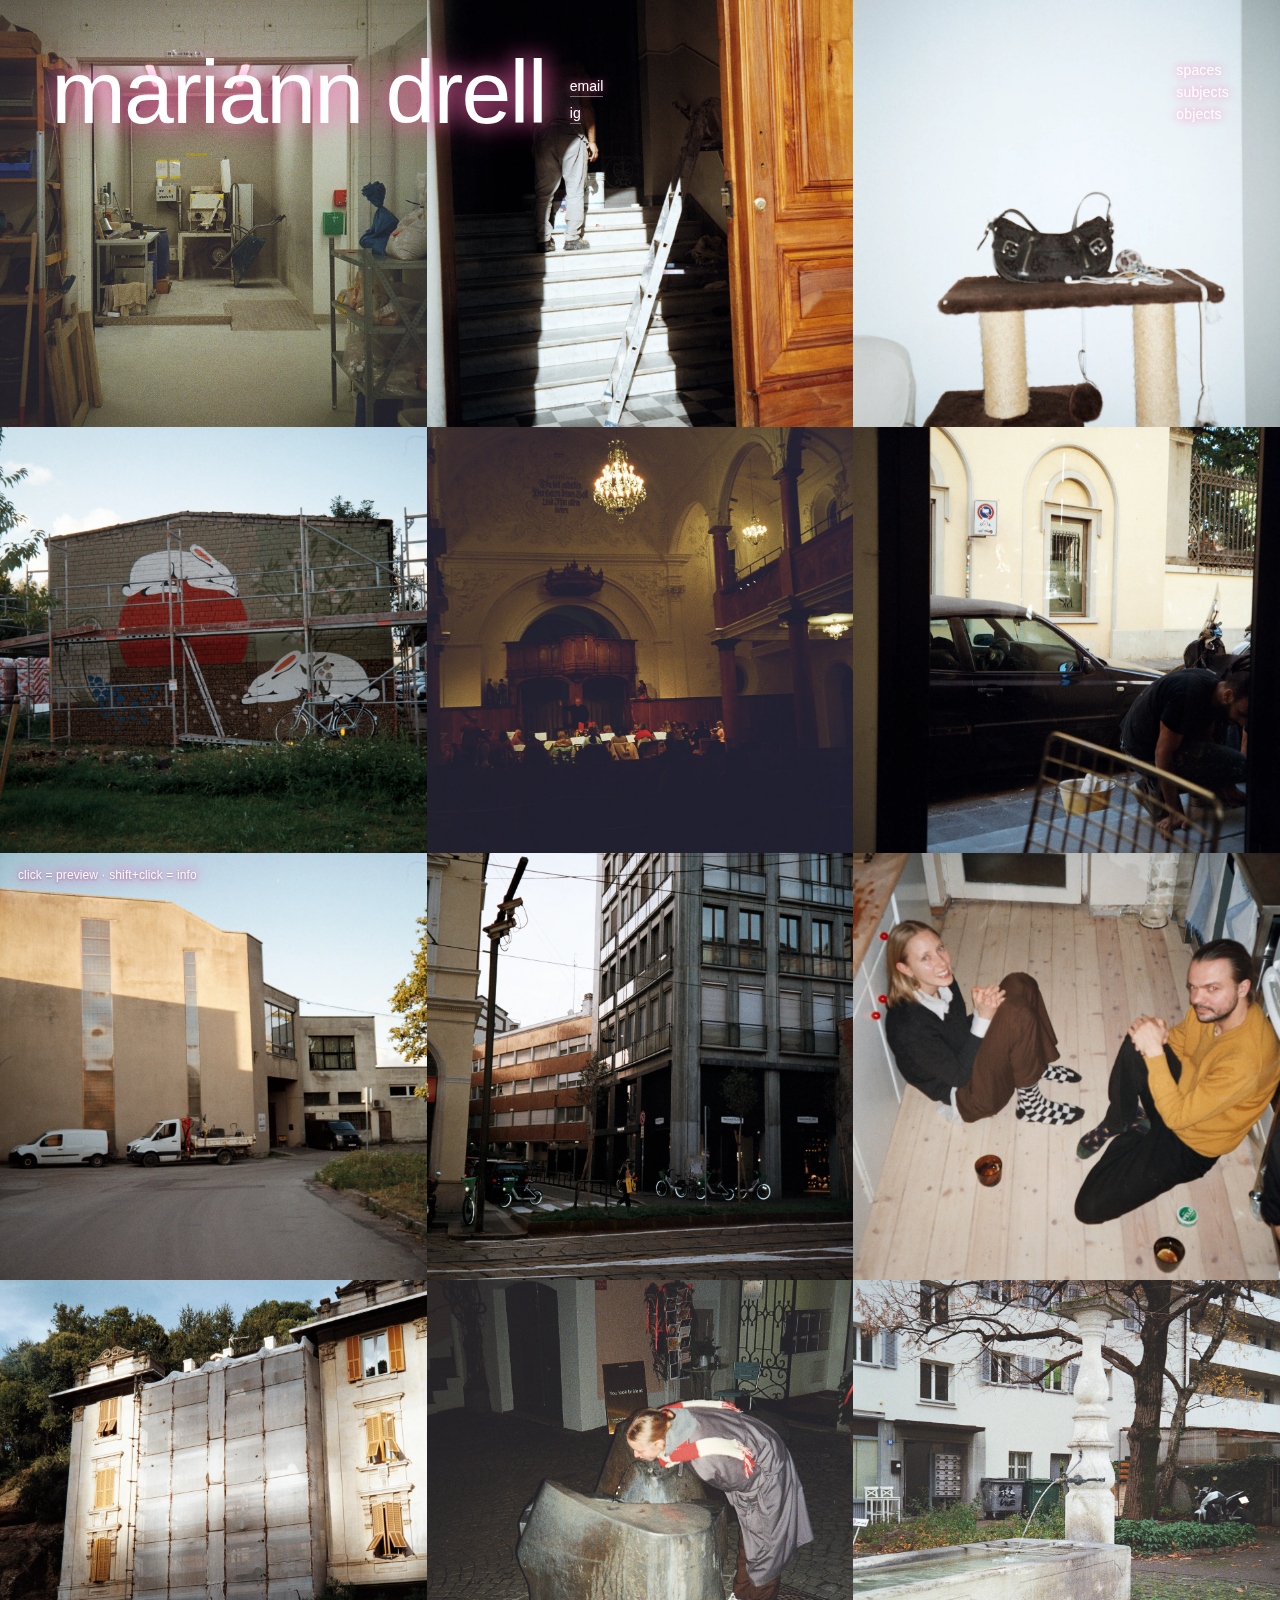
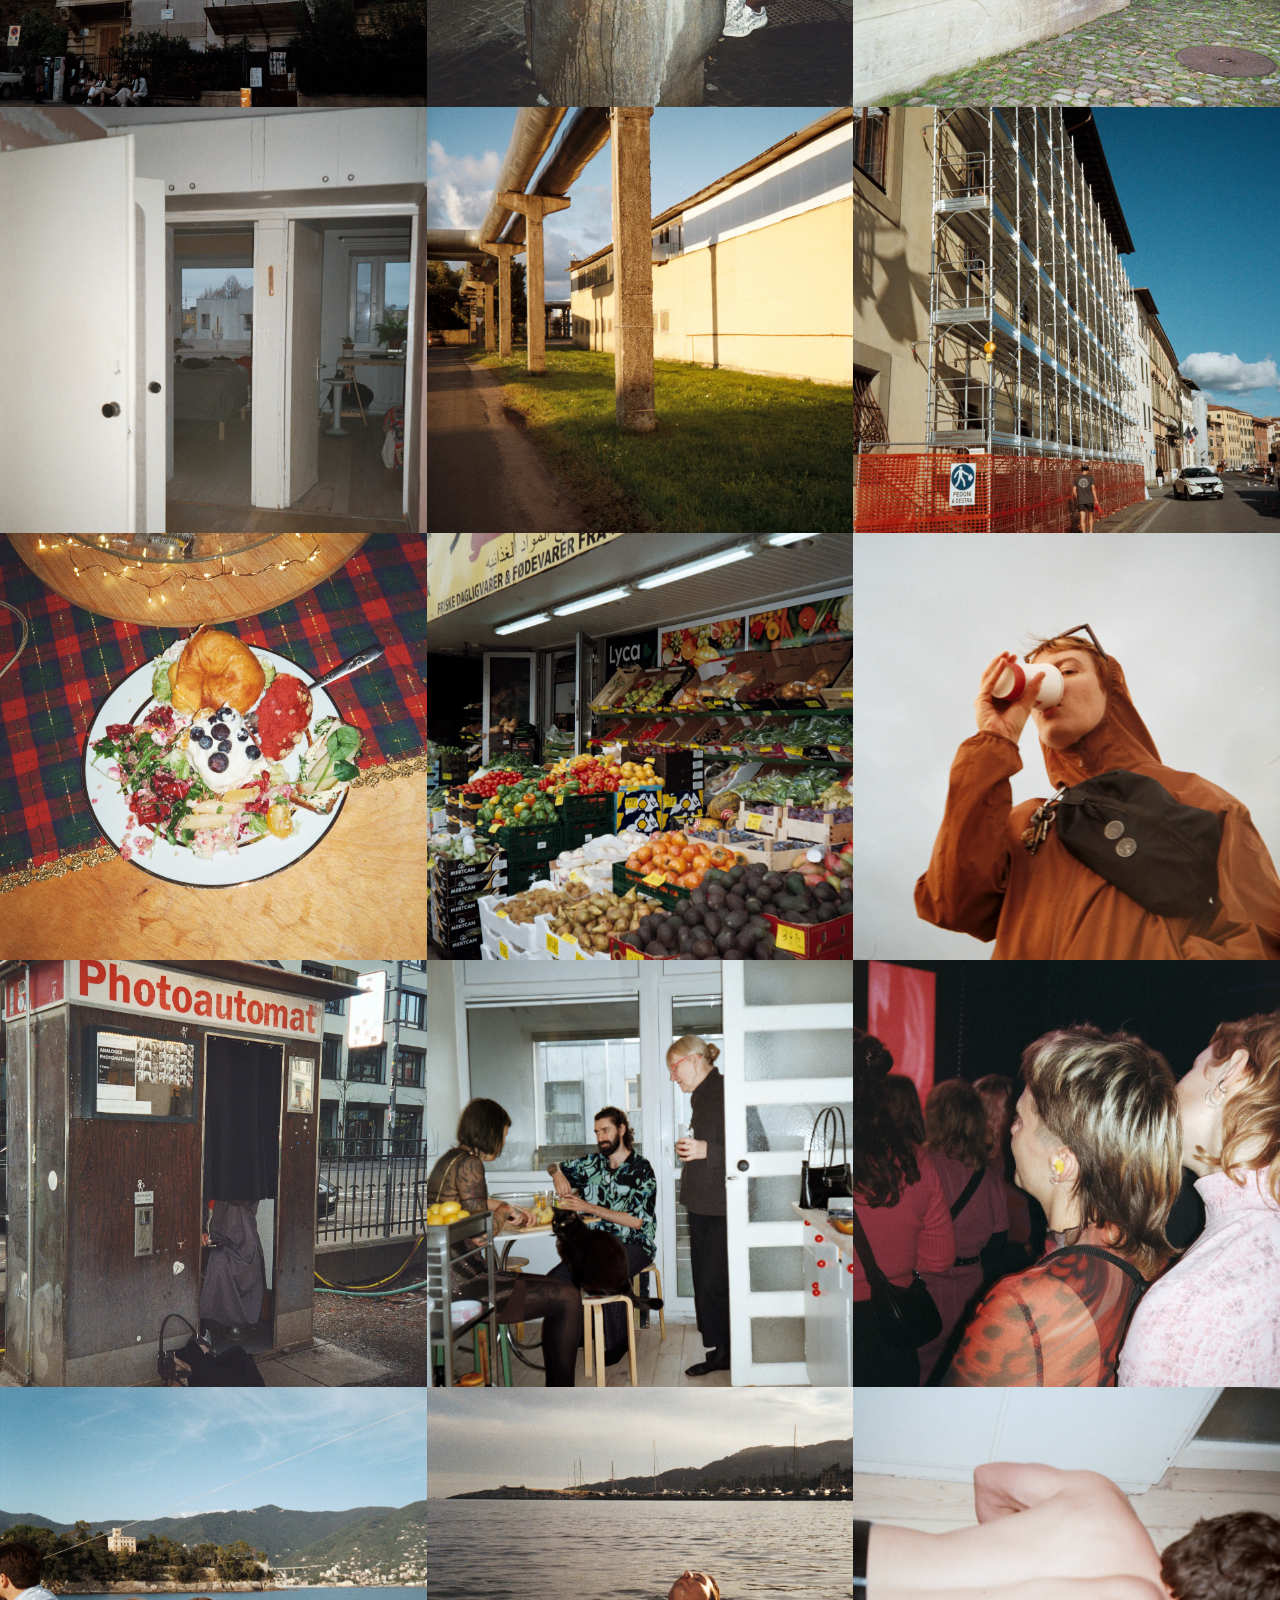
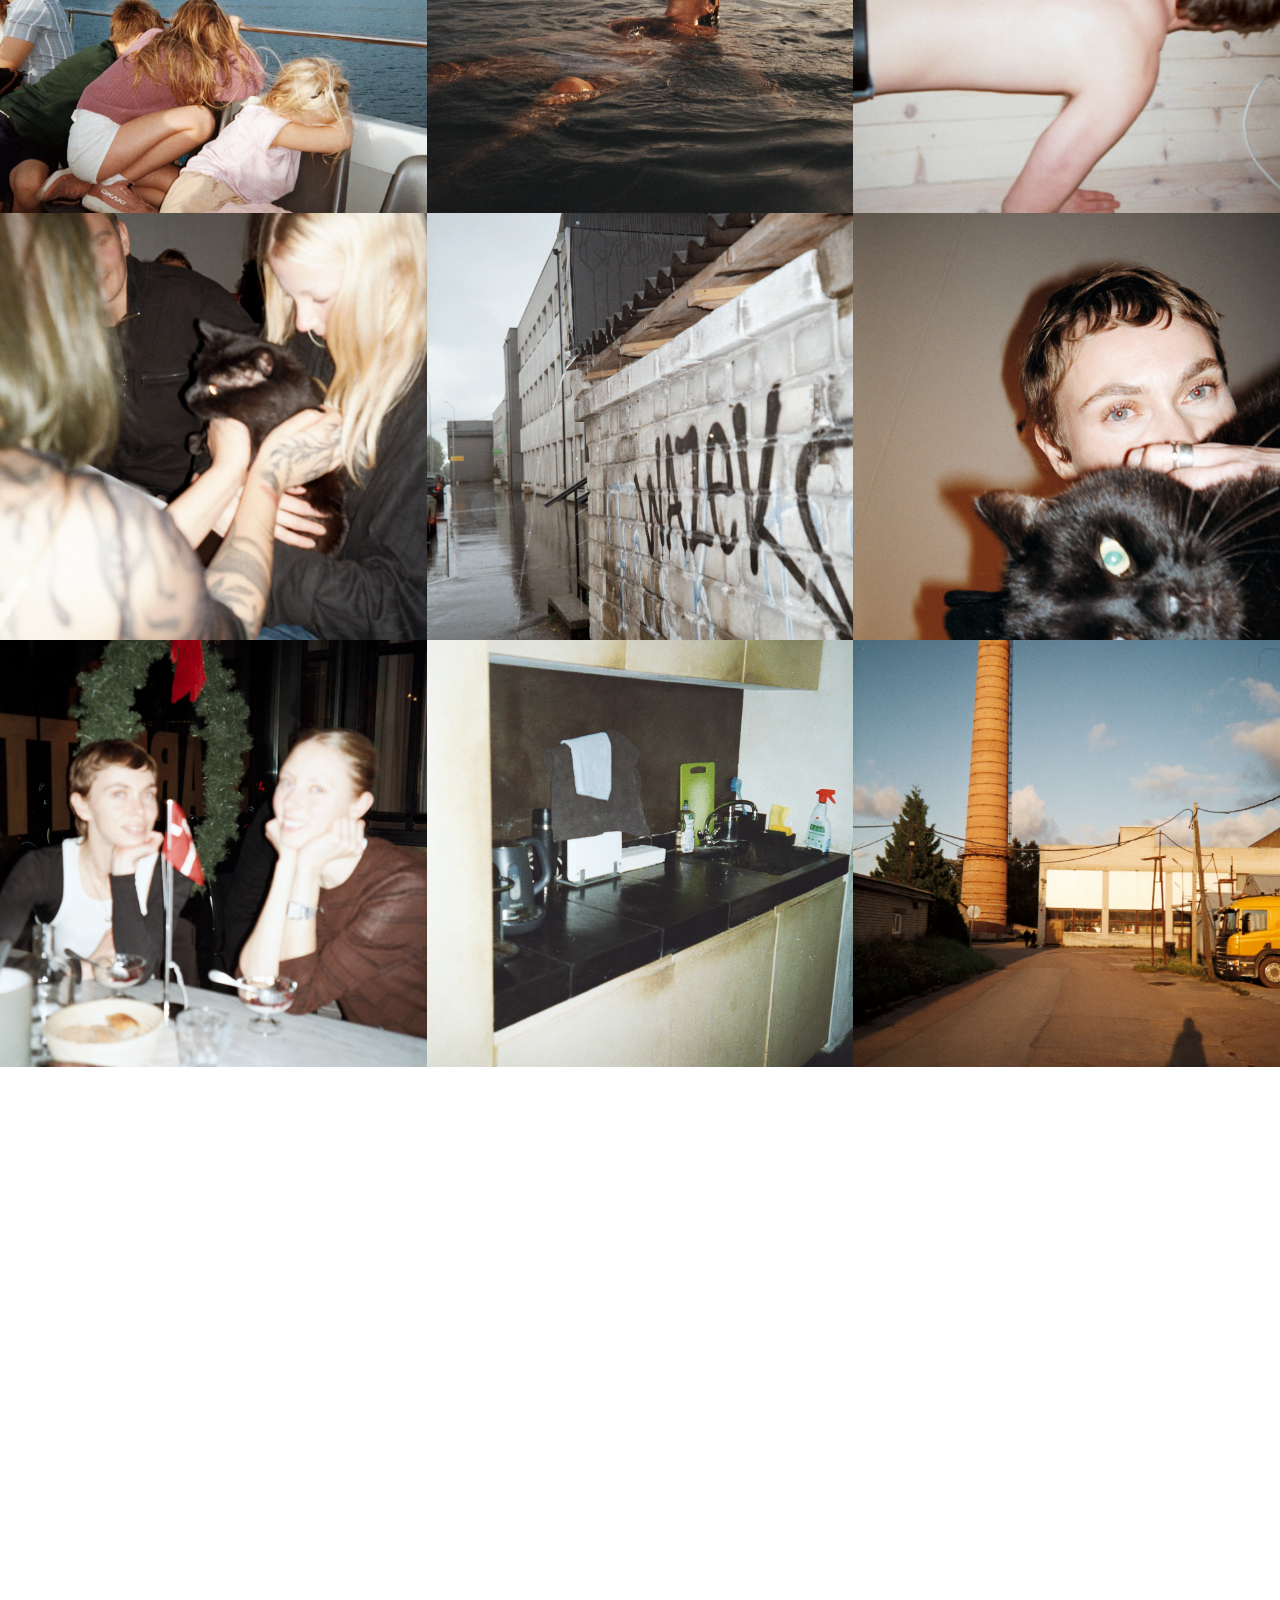
<file: index.html>
<!DOCTYPE html>
<html lang="en">
<head>
  <meta charset="UTF-8" />
  <meta name="viewport" content="width=device-width, initial-scale=1.0" />
  <title>mariann drell</title>
  <link rel="stylesheet" href="style.css" />
  <link
    rel="icon"
    href="data:image/svg+xml,%3Csvg xmlns='http://www.w3.org/2000/svg' viewBox='0 0 100 100'%3E%3Ctext x='50' y='50' font-size='60' font-family='sans-serif' text-anchor='middle' dominant-baseline='central'%3Emd%3C/text%3E%3C/svg%3E"
  />
</head>

<body>
  <header class="header" style="display: flex; align-items: center; justify-content: flex-start; gap: 36px;">
    <div style="display: flex; align-items: center; gap: 24px; width: 100%;">
      <h1 class="title" style="margin-right: 0;">mariann drell</h1>
      <nav class="nav" style="display: flex; flex-direction: column; gap: 8px; align-items: flex-start; min-width: 110px;">
        <a href="#" class="email-toggle" data-email="marianndrell@gmail.com">email</a>
        <a href="https://instagram.com/akudrell" target="_blank" rel="noreferrer">ig</a>
      </nav>
    </div>
    <div class="tag-filters header-tags">
      <button class="tag-button" data-tag="spaces">spaces</button>
      <button class="tag-button" data-tag="subjects">subjects</button>
      <button class="tag-button" data-tag="objects">objects</button>
    </div>
  </header>

  <main class="main">
    <section class="gallery">
      <div class="tile" data-tags="subjects">
        <img src="images/md_0001.webp" alt="" loading="lazy" />
        <div class="meta">henrihenri, 2026</div>
      </div>
      <div class="tile" data-tags="objects">
        <img src="images/md_0002.webp" alt="" loading="lazy" />
        <div class="meta">surnuaed, 2026</div>
      </div>
      <div class="tile" data-tags="spaces">
        <img src="images/md_0003.webp" alt="" loading="lazy" />
        <div class="meta">kotzebue, 2026</div>
      </div>
      <div class="tile" data-tags="objects">
        <img src="images/md_0004.webp" alt="" loading="lazy" />
        <div class="meta">riided, 2025</div>
      </div>
      <div class="tile" data-tags="spaces">
        <img src="images/md_0005.webp" alt="" loading="lazy" />
        <div class="meta">kopenhaagen, 2025</div>
      </div>
      <div class="tile" data-tags="subjects">
        <img src="images/md_0006.webp" alt="" loading="lazy" />
        <div class="meta">toolid, 2025</div>
      </div>
      <div class="tile" data-tags="objects">
        <img src="images/md_0007.webp" alt="" loading="lazy" />
        <div class="meta">uks, 2025</div>
      </div>
      <div class="tile" data-tags="subjects">
        <img src="images/md_0008.webp" alt="" loading="lazy" />
        <div class="meta">veera, 2025</div>
      </div>
      <div class="tile" data-tags="subjects">
        <img src="images/md_0009.webp" alt="" loading="lazy" />
        <div class="meta">henri, 2025</div>
      </div>
      <div class="tile" data-tags="subjects">
        <img src="images/md_0010.webp" alt="" loading="lazy" />
        <div class="meta">ivo, 2025</div>
      </div>
      <div class="tile" data-tags="subjects">
        <img src="images/md_0011.webp" alt="" loading="lazy" />
        <div class="meta">portofino, 2025</div>
      </div>

      <div class="tile" data-tags="spaces">
        <img src="images/md_0013.webp" alt="" loading="lazy" />
        <div class="meta">haapsalu, 2025</div>
      </div>
      <div class="tile" data-tags="subjects">
        <img src="images/md_0014.webp" alt="" loading="lazy" />
        <div class="meta">henri, 2025</div>
      </div>
      <div class="tile" data-tags="subjects">
        <img src="images/md_0015.webp" alt="" loading="lazy" />
        <div class="meta">pann ja henri, 2025</div>
      </div>
      <div class="tile" data-tags="subjects">
        <img src="images/md_0016.webp" alt="" loading="lazy" />
        <div class="meta">sandra ja anumai, 2025</div>
      </div>
      <div class="tile" data-tags="spaces">
        <img src="images/md_0017.webp" alt="" loading="lazy" />
        <div class="meta">portofino, 2025</div>
      </div>
      <div class="tile" data-tags="spaces">
        <img src="images/md_0018.webp" alt="" loading="lazy" />
        <div class="meta">zurich, 2025</div>
      </div>
      <div class="tile" data-tags="objects">
        <img src="images/md_0019.webp" alt="" loading="lazy" />
        <div class="meta">photoautomat, 2025</div>
      </div>

      <div class="tile" data-tags="spaces">
        <img src="images/md_0021.webp" alt="" loading="lazy" />
        <div class="meta">lauaseade, 2025</div>
      </div>
      <div class="tile" data-tags="objects">
        <img src="images/md_0022.webp" alt="" loading="lazy" />
        <div class="meta">linn-masin, 2025</div>
      </div>
      <div class="tile" data-tags="subjects">
        <img src="images/md_0023.webp" alt="" loading="lazy" />
        <div class="meta">mariann drell, 2025</div>
      </div>
      <div class="tile" data-tags="subjects">
        <img src="images/md_0024.webp" alt="" loading="lazy" />
        <div class="meta">arhitektid, 2025</div>
      </div>
      <div class="tile" data-tags="subjects">
        <img src="images/md_0025.webp" alt="" loading="lazy" />
        <div class="meta">ly-ann, 2025</div>
      </div>
      <div class="tile" data-tags="subjects">
        <img src="images/md_0026.webp" alt="" loading="lazy" />
        <div class="meta">lapsed praamil, portofino, 2025</div>
      </div>
      <div class="tile" data-tags="spaces">
        <img src="images/md_0027.webp" alt="" loading="lazy" />
        <div class="meta">oxara, 2025</div>
      </div>
      <div class="tile" data-tags="subjects">
        <img src="images/md_0028.webp" alt="" loading="lazy" />
        <div class="meta">mariin, milano, 2025</div>
      </div>
      <div class="tile" data-tags="spaces">
        <img src="images/md_0029.webp" alt="" loading="lazy" />
        <div class="meta">milano, 2025</div>
      </div>
      <div class="tile" data-tags="subjects">
        <img src="images/md_0030.webp" alt="" loading="lazy" />
        <div class="meta">jüri, 2025</div>
      </div>
      <div class="tile" data-tags="subjects">
        <img src="images/md_0031.webp" alt="" loading="lazy" />
        <div class="meta">paul ja rocky, 2025</div>
      </div>
      <div class="tile" data-tags="subjects">
        <img src="images/md_0032.webp" alt="" loading="lazy" />
        <div class="meta">lennart, 2025</div>
      </div>
      <div class="tile" data-tags="spaces">
        <img src="images/md_0033.webp" alt="" loading="lazy" />
        <div class="meta">zurich, 2025</div>
      </div>
      <div class="tile" data-tags="subjects">
        <img src="images/md_0034.webp" alt="" loading="lazy" />
        <div class="meta">ulrikebrett ja victor, 2025</div>
      </div>
      <div class="tile" data-tags="subjects">
        <img src="images/md_0035.webp" alt="" loading="lazy" />
        <div class="meta">suvi, 2025</div>
      </div>
      <div class="tile" data-tags="spaces">
        <img src="images/md_0036.webp" alt="" loading="lazy" />
        <div class="meta">sandra maarjamäel, 2025</div>
      </div>
      <div class="tile" data-tags="subjects">
        <img src="images/md_0037.webp" alt="" loading="lazy" />
        <div class="meta">lennart, 2025</div>
      </div>
      <div class="tile" data-tags="subjects">
        <img src="images/md_0038.webp" alt="" loading="lazy" />
        <div class="meta">henri, 2025</div>
      </div>
      <div class="tile" data-tags="subjects">
        <img src="images/md_0039.webp" alt="" loading="lazy" />
        <div class="meta">karkudega pargis, 2025</div>
      </div>
      <div class="tile" data-tags="subjects">
        <img src="images/md_0040.webp" alt="" loading="lazy" />
        <div class="meta">sandra, 2025</div>
      </div>
      <div class="tile" data-tags="subjects">
        <img src="images/md_0041.webp" alt="" loading="lazy" />
        <div class="meta">henri, 2025</div>
      </div>
      <div class="tile" data-tags="spaces">
        <img src="images/md_0042.webp" alt="" loading="lazy" />
        <div class="meta">thoravej 29, 2025</div>
      </div>
      <div class="tile" data-tags="subjects">
        <img src="images/md_0043.webp" alt="" loading="lazy" />
        <div class="meta">henri, 2025</div>
      </div>
      <div class="tile" data-tags="subjects">
        <img src="images/md_0044.webp" alt="" loading="lazy" />
        <div class="meta">mehed, 2025</div>
      </div>
      <div class="tile" data-tags="subjects">
        <img src="images/md_0045.webp" alt="" loading="lazy" />
        <div class="meta">maria, 2025</div>
      </div>
      <div class="tile" data-tags="objects">
        <img src="images/md_0046.webp" alt="" loading="lazy" />
        <div class="meta">lauaseade itaalias, 2025</div>
      </div>
      <div class="tile" data-tags="objects">
        <img src="images/md_0047.webp" alt="" loading="lazy" />
        <div class="meta">kastid auto, 2025</div>
      </div>
      <div class="tile" data-tags="objects">
        <img src="images/md_0048.webp" alt="" loading="lazy" />
        <div class="meta">puuviljalett, 2025</div>
      </div>
      <div class="tile" data-tags="spaces">
        <img src="images/md_0049.webp" alt="" loading="lazy" />
        <div class="meta">kirik, zurich, 2025</div>
      </div>
      <div class="tile" data-tags="objects">
        <img src="images/md_0050.webp" alt="" loading="lazy" />
        <div class="meta">bauburo in situ, zurich, 2025</div>
      </div>
      <div class="tile" data-tags="subjects">
        <img src="images/md_0051.webp" alt="" loading="lazy" />
        <div class="meta">pann, 2025</div>
      </div>
      <div class="tile" data-tags="objects">
        <img src="images/md_0052.webp" alt="" loading="lazy" />
        <div class="meta">maria ja mariann ja jalad, 2025</div>
      </div>
      <div class="tile" data-tags="spaces">
        <img src="images/md_0053.webp" alt="" loading="lazy" />
        <div class="meta">bauburo in situ, 2025</div>
      </div>
      <div class="tile" data-tags="objects">
        <img src="images/md_0054.webp" alt="" loading="lazy" />
        <div class="meta">lauaseade kadriorus, 2025</div>
      </div>
      <div class="tile" data-tags="spaces">
        <img src="images/md_0055.webp" alt="" loading="lazy" />
        <div class="meta">bauburo in situ, 2025</div>
      </div>
      <div class="tile" data-tags="spaces">
        <img src="images/md_0056.webp" alt="" loading="lazy" />
        <div class="meta">tellingud, 2025</div>
      </div>
      <div class="tile" data-tags="subjects">
        <img src="images/md_0057.webp" alt="" loading="lazy" />
        <div class="meta">maria ja mariann, 2025</div>
      </div>
      <div class="tile" data-tags="subjects">
        <img src="images/md_0058.webp" alt="" loading="lazy" />
        <div class="meta">pann, 2025</div>
      </div>
      <div class="tile" data-tags="subjects">
        <img src="images/md_0059.webp" alt="" loading="lazy" />
        <div class="meta">lennart, 2025</div>
      </div>
      <div class="tile" data-tags="spaces">
        <img src="images/md_0060.webp" alt="" loading="lazy" />
        <div class="meta">tellingud, firenze, 2025</div>
      </div>
      <div class="tile" data-tags="spaces">
        <img src="images/md_0061.webp" alt="" loading="lazy" />
        <div class="meta">gym, kopenhaagen 2025</div>
      </div>
      <div class="tile" data-tags="spaces">
        <img src="images/md_0062.webp" alt="" loading="lazy" />
        <div class="meta">zurich, 2025</div>
      </div>
      <div class="tile" data-tags="objects">
        <img src="images/md_0063.webp" alt="" loading="lazy" />
        <div class="meta">nike shox, 2025</div>
      </div>
      <div class="tile" data-tags="subjects">
        <img src="images/md_0064.webp" alt="" loading="lazy" />
        <div class="meta">mariann, 2025</div>
      </div>
      <div class="tile" data-tags="objects">
        <img src="images/md_0065.webp" alt="" loading="lazy" />
        <div class="meta">lauaseade, 2025</div>
      </div>
      <div class="tile" data-tags="objects">
        <img src="images/md_0066.webp" alt="" loading="lazy" />
        <div class="meta">ulrikese fresco, 2025</div>
      </div>
      <div class="tile" data-tags="subjects">
        <img src="images/md_0067.webp" alt="" loading="lazy" />
        <div class="meta">pann ja juss, 2025</div>
      </div>
      <div class="tile" data-tags="spaces">
        <img src="images/md_0068.webp" alt="" loading="lazy" />
        <div class="meta">eth zurich, 2025</div>
      </div>
      <div class="tile" data-tags="spaces">
        <img src="images/md_0069.webp" alt="" loading="lazy" />
        <div class="meta">mustamäe, 2025</div>
      </div>
      <div class="tile" data-tags="spaces">
        <img src="images/md_0070.webp" alt="" loading="lazy" />
        <div class="meta">köök, 2025</div>
      </div>
      <div class="tile" data-tags="spaces">
        <img src="images/md_0071.webp" alt="" loading="lazy" />
        <div class="meta">eth zurich, 2025</div>
      </div>
      <div class="tile" data-tags="objects">
        <img src="images/md_0072.webp" alt="" loading="lazy" />
        <div class="meta">ikoon ja raamatud, 2025</div>
      </div>
      <div class="tile" data-tags="objects">
        <img src="images/md_0073.webp" alt="" loading="lazy" />
        <div class="meta">lauaseade, 2025</div>
      </div>
      <div class="tile" data-tags="spaces">
        <img src="images/md_0074.webp" alt="" loading="lazy" />
        <div class="meta">mustamäe, 2025</div>
      </div>
      <div class="tile" data-tags="objects">
        <img src="images/md_0075.webp" alt="" loading="lazy" />
        <div class="meta">makett ja käsi, 2025</div>
      </div>
      <div class="tile" data-tags="objects">
        <img src="images/md_0076.webp" alt="" loading="lazy" />
        <div class="meta">punane diivan, 2025</div>
      </div>
      <div class="tile" data-tags="subjects">
        <img src="images/md_0077.webp" alt="" loading="lazy" />
        <div class="meta">mariin, lotte, jüri, 2025</div>
      </div>
      <div class="tile" data-tags="spaces">
        <img src="images/md_0078.webp" alt="" loading="lazy" />
        <div class="meta">mustamäe, 2025</div>
      </div>
      <div class="tile" data-tags="objects">
        <img src="images/md_0079.webp" alt="" loading="lazy" />
        <div class="meta">wolkswagen, 2025</div>
      </div>
      <div class="tile" data-tags="objects">
        <img src="images/md_0080.webp" alt="" loading="lazy" />
        <div class="meta">just cavalli, 2025</div>
      </div>
      <div class="tile" data-tags="spaces">
        <img src="images/md_0081.webp" alt="" loading="lazy" />
        <div class="meta">kopenhaagen, 2025</div>
      </div>
      <div class="tile" data-tags="objects">
        <img src="images/md_0082.webp" alt="" loading="lazy" />
        <div class="meta">fontään, 2025</div>
      </div>
      <div class="tile" data-tags="objects">
        <img src="images/md_0083.webp" alt="" loading="lazy" />
        <div class="meta">vihmavesi, 2025</div>
      </div>
      <div class="tile" data-tags="objects">
        <img src="images/md_0084.webp" alt="" loading="lazy" />
        <div class="meta">donna karan new york, 2025</div>
      </div>
      <div class="tile" data-tags="spaces">
        <img src="images/md_0085.webp" alt="" loading="lazy" />
        <div class="meta">boltshauser köök, 2025</div>
      </div>
      <div class="tile" data-tags="spaces">
        <img src="images/md_0086.webp" alt="" loading="lazy" />
        <div class="meta">kotzebue, 2025</div>
      </div>

      <div class="tile" data-tags="objects">
        <img src="images/md_0088.webp" alt="" loading="lazy" />
        <div class="meta">artemide nesso ja köök, 2025</div>
      </div>
      <div class="tile" data-tags="subjects">
        <img src="images/md_0089.webp" alt="" loading="lazy" />
        <div class="meta">pidu lõppeb, 2025</div>
      </div>
      <div class="tile" data-tags="subjects">
        <img src="images/md_0090.webp" alt="" loading="lazy" />
        <div class="meta">pann ja mariann, 2025</div>
      </div>
      <div class="tile" data-tags="subjects">
        <img src="images/md_0091.webp" alt="" loading="lazy" />
        <div class="meta">annagrete ja kaarel voodis, 2025</div>
      </div>
      <div class="tile" data-tags="subjects">
        <img src="images/md_0092.webp" alt="" loading="lazy" />
        <div class="meta">sandra, 2025</div>
      </div>
      <div class="tile" data-tags="subjects">
        <img src="images/md_0093.webp" alt="" loading="lazy" />
        <div class="meta">maria, arvi, karl erik, 2025</div>
      </div>
      <div class="tile" data-tags="subjects">
        <img src="images/md_0094.webp" alt="" loading="lazy" />
        <div class="meta">uni trammis, 2025</div>
      </div>
      <div class="tile" data-tags="subjects">
        <img src="images/md_0095.webp" alt="" loading="lazy" />
        <div class="meta">annagrete ja karl erik, 2025</div>
      </div>
      <div class="tile" data-tags="objects">
        <img src="images/md_0096.webp" alt="" loading="lazy" />
        <div class="meta">romants, 2025</div>
      </div>
      <div class="tile" data-tags="subjects">
        <img src="images/md_0097.webp" alt="" loading="lazy" />
        <div class="meta">pann ja sanna, 2025</div>
      </div>
      <div class="tile" data-tags="spaces">
        <img src="images/md_0098.webp" alt="" loading="lazy" />
        <div class="meta">lasnamäe ringmajanduskeskus, 2025</div>
      </div>
      <div class="tile" data-tags="objects">
        <img src="images/md_0099.webp" alt="" loading="lazy" />
        <div class="meta">lauseade, 2025</div>
      </div>
      <div class="tile" data-tags="objects">
        <img src="images/md_0100.webp" alt="" loading="lazy" />
        <div class="meta">maria jalad, 2025</div>
      </div>
      <div class="tile" data-tags="spaces">
        <img src="images/md_0101.webp" alt="" loading="lazy" />
        <div class="meta">viru hotell, 2025</div>
      </div>
      <div class="tile" data-tags="subjects">
        <img src="images/md_0102.webp" alt="" loading="lazy" />
        <div class="meta">jüri, 2025</div>
      </div>
      <div class="tile" data-tags="spaces">
        <img src="images/md_0103.webp" alt="" loading="lazy" />
        <div class="meta">viru parkla, 2025</div>
      </div>
      <div class="tile" data-tags="subjects">
        <img src="images/md_0104.webp" alt="" loading="lazy" />
        <div class="meta">maria, 2025</div>
      </div>
      <div class="tile" data-tags="spaces">
        <img src="images/md_0105.webp" alt="" loading="lazy" />
        <div class="meta">lasnamäe ringmajanduskeskus, 2025</div>
      </div>
      <div class="tile" data-tags="objects">
        <img src="images/md_0106.webp" alt="" loading="lazy" />
        <div class="meta">riiul, 2025</div>
      </div>
      <div class="tile" data-tags="subjects">
        <img src="images/md_0107.webp" alt="" loading="lazy" />
        <div class="meta">maria, 2025</div>
      </div>
      <div class="tile" data-tags="spaces">
        <img src="images/md_0108.webp" alt="" loading="lazy" />
        <div class="meta">lasnamäe ringmajanduskeskus, 2025</div>
      </div>
      <div class="tile" data-tags="subjects">
        <img src="images/md_0109.webp" alt="" loading="lazy" />
        <div class="meta">pann ja juss, 2025</div>
      </div>
      <div class="tile" data-tags="spaces">
        <img src="images/md_0110.webp" alt="" loading="lazy" />
        <div class="meta">köök, 2025</div>
      </div>
      <div class="tile" data-tags="subjects">
        <img src="images/md_0111.webp" alt="" loading="lazy" />
        <div class="meta">trammis, 2025</div>
      </div>
      <div class="tile" data-tags="spaces">
        <img src="images/md_0112.webp" alt="" loading="lazy" />
        <div class="meta">köök, 2025</div>
      </div>
      <div class="tile" data-tags="spaces">
        <img src="images/md_0113.webp" alt="" loading="lazy" />
        <div class="meta">mäed ja udu, 2025</div>
      </div>
      <div class="tile" data-tags="objects">
        <img src="images/md_0114.webp" alt="" loading="lazy" />
        <div class="meta">peegel ja kapp, 2025</div>
      </div>
      <div class="tile" data-tags="objects">
        <img src="images/md_0115.webp" alt="" loading="lazy" />
        <div class="meta">kapinupud, 2025</div>
      </div>
      <div class="tile" data-tags="subjects">
        <img src="images/md_0116.webp" alt="" loading="lazy" />
        <div class="meta">lennart ja jüri, 2025</div>
      </div>
    </section>
  </main>

  <div class="gallery-hint">click = preview · shift+click = info</div>

  <footer class="footer">
    <p>© <span id="year"></span> Mariann Drell</p>
  </footer>

  <!-- Lightbox / Supersized viewer -->
  <div class="lightbox" id="lightbox" aria-hidden="true">
    <button class="lightbox-close" id="lightboxClose" aria-label="Close">md</button>

    <img class="lightbox-img" id="lightboxImg" alt="" />

    <div class="lightbox-meta" id="lightboxMeta" aria-hidden="true"></div>

    <div class="lightbox-arrow" id="lightboxArrow"></div>

    <div class="lightbox-hint" id="lightboxHint">
      ← prev · next → · space = info · f = fit · esc = close
    </div>
  </div>

  <script>
    // Set current year
    document.getElementById("year").textContent = new Date().getFullYear();

    const gallery = document.querySelector(".gallery");
    const tiles = Array.from(document.querySelectorAll(".tile"));
    const tagButtons = document.querySelectorAll(".tag-button");
    const title = document.querySelector(".title");
    const nav = document.querySelector(".nav");

    let lastScrollY = 0;
    let headerHidden = false;
    const SCROLL_THRESHOLD = 8;

    window.addEventListener("scroll", () => {
      const y = window.scrollY;
      const delta = y - lastScrollY;
      if (delta > SCROLL_THRESHOLD && !headerHidden) {
        headerHidden = true;
        title.style.opacity = "0";
        nav.style.opacity = "0";
      } else if (delta < -SCROLL_THRESHOLD && headerHidden) {
        headerHidden = false;
        title.style.opacity = "1";
        nav.style.opacity = "1";
      }
      if (Math.abs(delta) > SCROLL_THRESHOLD) lastScrollY = y;
    });

    // Lightbox elements
    const lightbox = document.getElementById("lightbox");
    const lightboxImg = document.getElementById("lightboxImg");
    const lightboxMeta = document.getElementById("lightboxMeta");
    const lightboxClose = document.getElementById("lightboxClose");

    let activeTiles = [];
    let currentIndex = 0;

    // Viewer state
    let isOpen = false;
    let showMeta = false;
    let fitContain = false; // default: cover (Squoosh feel)

    const EAGER_COUNT = 9;

    function shuffleAndLayout() {
      const shuffled = tiles
        .map(item => ({ item, sort: Math.random() }))
        .sort((a, b) => a.sort - b.sort)
        .map(({ item }) => item);

      shuffled.forEach(tile => gallery.appendChild(tile));

      const images = shuffled.map(t => t.querySelector("img")).filter(Boolean);
      images.forEach((img, i) => {
        if (i < EAGER_COUNT) img.loading = "eager";
        if (img.complete) img.classList.add("is-loaded");
        else img.addEventListener("load", () => img.classList.add("is-loaded"), { once: true });
      });
    }

    shuffleAndLayout();

    const MIN_COLS = 3;
    const MAX_COLS = 8;
    let cols = window.innerWidth < 768 ? 3 : 3;
    let scale = 1;
    let targetScale = 1;
    let animating = false;
    const SNAP_UP = 1.2;
    const SNAP_DOWN = 0.83;
    const LERP = 0.12;
    const MAX_VELOCITY = 0.06;

    document.documentElement.style.setProperty("--cols", cols);
    gallery.style.transformOrigin = "top left";
    gallery.style.willChange = "transform";

    function tickZoom() {
      scale += (targetScale - scale) * LERP;

      let snapped = false;
      if (scale >= SNAP_UP && cols > MIN_COLS) {
        cols--;
        document.documentElement.style.setProperty("--cols", cols);
        const overshoot = targetScale - SNAP_UP;
        targetScale = 1 + overshoot * 0.5;
        scale = 1;
        snapped = true;
      } else if (targetScale <= SNAP_DOWN && cols < MAX_COLS) {
        cols++;
        document.documentElement.style.setProperty("--cols", cols);
        scale = 1.2;
        targetScale = 1;
        snapped = true;
      }

      if (!snapped && Math.abs(targetScale - 1) < 0.001 && Math.abs(scale - 1) < 0.001) {
        scale = 1;
        targetScale = 1;
        gallery.style.transform = "";
        animating = false;
        return;
      }

      const visualScale = Math.max(1, scale);
      gallery.style.transform = visualScale === 1 ? "" : "scale(" + visualScale + ")";
      requestAnimationFrame(tickZoom);
    }

    gallery.addEventListener("wheel", (e) => {
      if (!e.ctrlKey && !e.metaKey) return;
      e.preventDefault();

      const delta = e.deltaY * -0.003;
      const clamped = Math.max(-MAX_VELOCITY, Math.min(MAX_VELOCITY, delta));
      targetScale = Math.max(0.83, Math.min(1.35, targetScale * (1 + clamped)));

      if (!animating) {
        animating = true;
        requestAnimationFrame(tickZoom);
      }
    }, { passive: false });

    // Filtering helpers
    function applyFilter(tag) {
      tiles.forEach(tile => {
        const tags = (tile.dataset.tags || "").split(",").map(t => t.trim());
        const matches = tags.includes(tag);
        tile.style.display = matches ? "" : "none";
      });
    }

    function getTagCount(tag) {
      return tiles.filter(tile => {
        const tags = (tile.dataset.tags || "").split(",").map(t => t.trim());
        return tags.includes(tag);
      }).length;
    }

    function clearFilter() {
      tiles.forEach(tile => {
        tile.style.display = "";
      });
      tagButtons.forEach(btn => {
        btn.classList.remove("is-active");
        btn.textContent = btn.dataset.tag;
      });
    }

    tagButtons.forEach(button => {
      button.addEventListener("click", () => {
        const tag = button.dataset.tag;
        const isAlreadyActive = button.classList.contains("is-active");

        clearFilter();
        if (!isAlreadyActive) {
          button.classList.add("is-active");
          button.textContent = tag + " (" + getTagCount(tag) + ")";
          applyFilter(tag);
        }
      });
    });

    // Clicking the title clears the filter
    if (title) {
      title.addEventListener("click", clearFilter);
    }

    // Email toggle: show address instead of opening mail client
    const emailLink = document.querySelector(".email-toggle");
    if (emailLink) {
      emailLink.addEventListener("click", (e) => {
        e.preventDefault();
        const address = emailLink.dataset.email;
        emailLink.textContent = (emailLink.textContent === address) ? "email" : address;
      });
    }

    // --- Lightbox helpers ---
    function getVisibleTiles() {
      return Array.from(gallery.querySelectorAll(".tile")).filter(t => t.style.display !== "none");
    }

    function readTileData(tile) {
      const img = tile.querySelector("img");
      const meta = tile.querySelector(".meta");
      return {
        src: img ? img.getAttribute("src") : "",
        meta: meta ? meta.textContent.trim() : "",
      };
    }

    function renderLightbox() {
      const tile = activeTiles[currentIndex];
      if (!tile) return;

      const data = readTileData(tile);
      lightboxImg.src = data.src;
      lightboxMeta.textContent = data.meta;

      // meta visibility
      lightbox.classList.toggle("show-meta", showMeta);
      lightboxMeta.setAttribute("aria-hidden", String(!showMeta));

      // fit mode
      lightbox.classList.toggle("fit-contain", fitContain);

      lightboxImg.onload = () => {
        const scrollMax = lightbox.scrollHeight - lightbox.clientHeight;
        lightbox.scrollTop = scrollMax / 2;
      };
      if (lightboxImg.complete) {
        const scrollMax = lightbox.scrollHeight - lightbox.clientHeight;
        lightbox.scrollTop = scrollMax / 2;
      }
    }

    function openLightboxFrom(tile) {
      activeTiles = getVisibleTiles();
      currentIndex = Math.max(0, activeTiles.indexOf(tile));

      isOpen = true;
      showMeta = false;
      fitContain = false;

      lightbox.classList.add("is-open");
      lightbox.setAttribute("aria-hidden", "false");
      document.body.classList.add("no-scroll");

      renderLightbox();
    }

    function closeLightbox() {
      isOpen = false;
      lightbox.classList.remove("is-open", "show-meta", "fit-contain");
      lightbox.setAttribute("aria-hidden", "true");
      document.body.classList.remove("no-scroll");
      clearOverlays();
    }

    function nextImage() {
      if (!activeTiles.length) return;
      currentIndex = (currentIndex + 1) % activeTiles.length;
      renderLightbox();
    }

    function prevImage() {
      if (!activeTiles.length) return;
      currentIndex = (currentIndex - 1 + activeTiles.length) % activeTiles.length;
      renderLightbox();
    }

    // Click any tile to open viewer
    // SHIFT+click toggles the in-grid meta overlay
    function clearOverlays() {
      tiles.forEach(t => t.classList.remove("is-white"));
    }

    tiles.forEach(tile => {
      tile.addEventListener("click", (e) => {
        if (e.shiftKey) {
          const wasActive = tile.classList.contains("is-white");
          clearOverlays();
          if (!wasActive) tile.classList.add("is-white");
          return;
        }
        clearOverlays();
        openLightboxFrom(tile);
      });
    });

    const lightboxArrow = document.getElementById("lightboxArrow");

    lightbox.addEventListener("mousemove", (e) => {
      if (!isOpen) return;
      const quarter = window.innerWidth / 4;
      const inArrowZone = e.clientY > 80 && e.clientY < window.innerHeight - 50;
      const onLeft = e.clientX < quarter;
      const onRight = e.clientX > window.innerWidth - quarter;

      lightboxArrow.style.top = (e.clientY - 12) + "px";
      lightboxArrow.style.left = (e.clientX + 16) + "px";

      if (inArrowZone && onLeft) {
        lightboxArrow.textContent = "\u2190";
        lightboxArrow.style.opacity = "0.9";
        lightbox.style.cursor = "none";
      } else if (inArrowZone && onRight) {
        lightboxArrow.textContent = "\u2192";
        lightboxArrow.style.opacity = "0.9";
        lightbox.style.cursor = "none";
      } else {
        lightboxArrow.style.opacity = "0";
        lightbox.style.cursor = "default";
      }
    });

    lightbox.addEventListener("mouseleave", () => {
      lightboxArrow.style.opacity = "0";
    });

    lightbox.addEventListener("click", (e) => {
      // Don’t treat close button clicks as navigation
      if (e.target === lightboxClose) return;

      if (!isOpen) return;
      if (e.clientX < window.innerWidth / 2) prevImage();
      else nextImage();
    });

    lightboxClose.addEventListener("click", (e) => {
      e.stopPropagation();
      closeLightbox();
    });

    let touchStartX = 0;
    let touchStartY = 0;
    let touchStartTime = 0;
    let isSwiping = false;

    lightbox.addEventListener("touchstart", (e) => {
      if (!isOpen) return;
      if (e.target === lightboxClose) return;
      const touch = e.touches[0];
      touchStartX = touch.clientX;
      touchStartY = touch.clientY;
      touchStartTime = Date.now();
      isSwiping = false;
    }, { passive: true });

    lightbox.addEventListener("touchmove", (e) => {
      if (!isOpen) return;
      const touch = e.touches[0];
      const dx = Math.abs(touch.clientX - touchStartX);
      const dy = Math.abs(touch.clientY - touchStartY);
      if (dx > 10 || dy > 10) isSwiping = true;
    }, { passive: true });

    lightbox.addEventListener("touchend", (e) => {
      if (!isOpen) return;
      if (e.target === lightboxClose) return;
      const touch = e.changedTouches[0];
      const dx = touch.clientX - touchStartX;
      const dy = touch.clientY - touchStartY;
      const elapsed = Date.now() - touchStartTime;
      const absDx = Math.abs(dx);
      const absDy = Math.abs(dy);

      if (absDx > 50 && absDx > absDy * 1.5) {
        e.preventDefault();
        if (dx < 0) nextImage();
        else prevImage();
        lightbox.scrollTop = 0;
        return;
      }

      if (!isSwiping && elapsed < 300) {
        e.preventDefault();
        showMeta = !showMeta;
        renderLightbox();
      }
    });

    document.addEventListener("keydown", (e) => {
      if (!isOpen) return;

      if (e.key === "Escape") {
        closeLightbox();
        return;
      }
      if (e.key === "ArrowRight") {
        nextImage();
        return;
      }
      if (e.key === "ArrowLeft") {
        prevImage();
        return;
      }
      if (e.key === " " || e.code === "Space") {
        e.preventDefault();
        showMeta = !showMeta;
        renderLightbox();
        return;
      }
      if (e.key.toLowerCase() === "f") {
        fitContain = !fitContain;
        renderLightbox();
        return;
      }
    });
  </script>
</body>
</html>
</file>
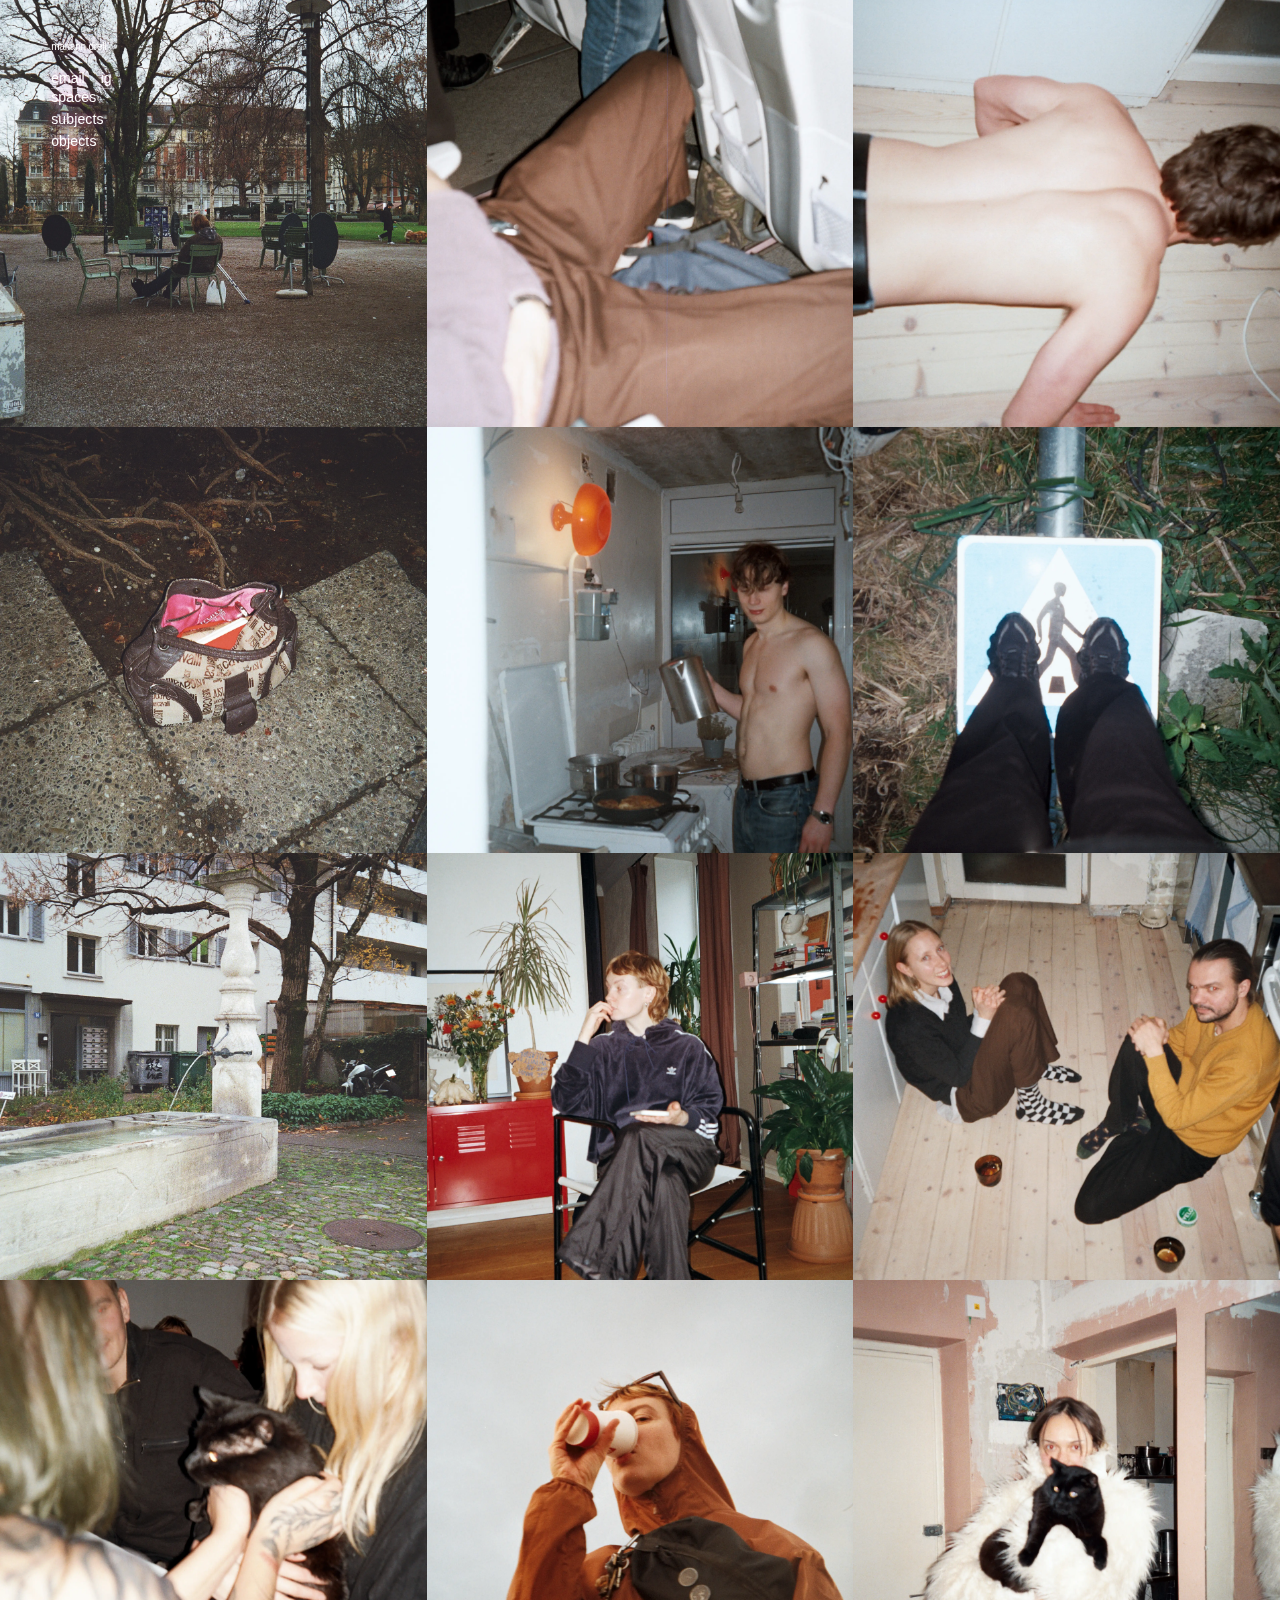
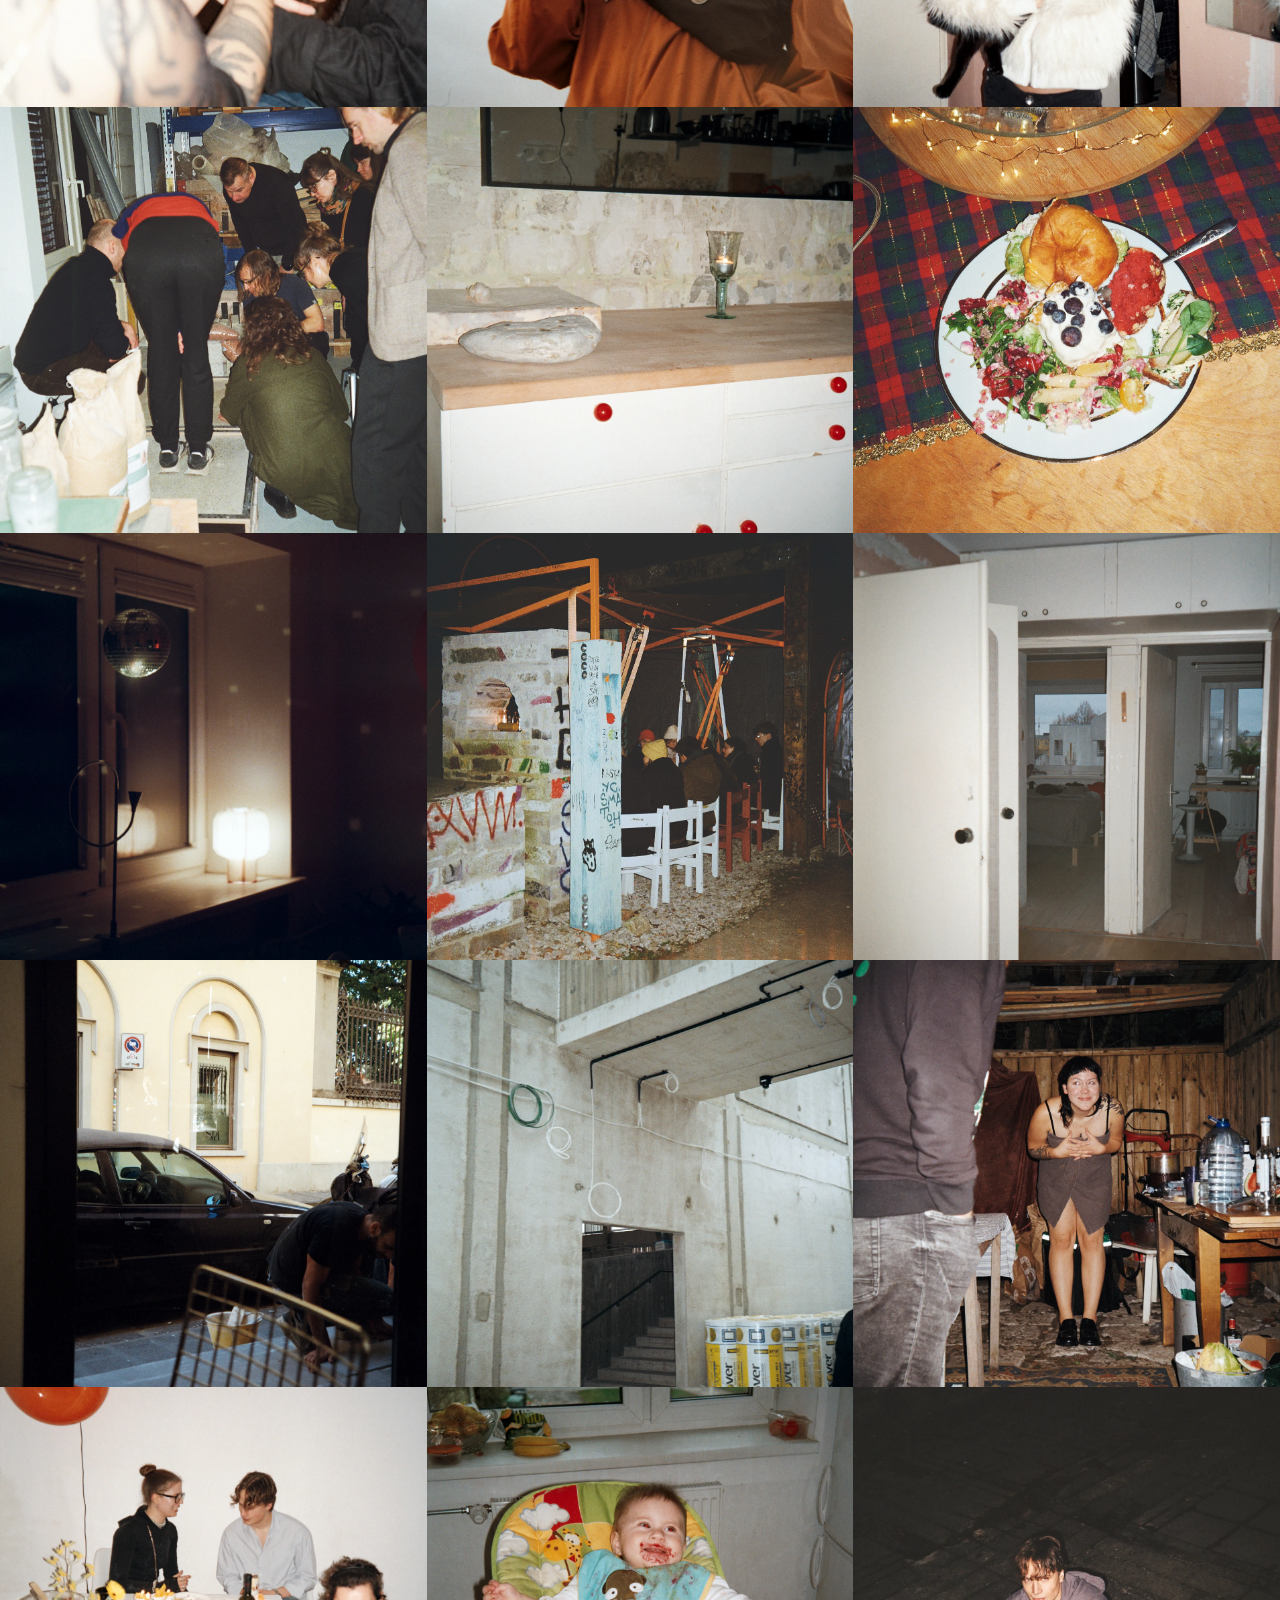
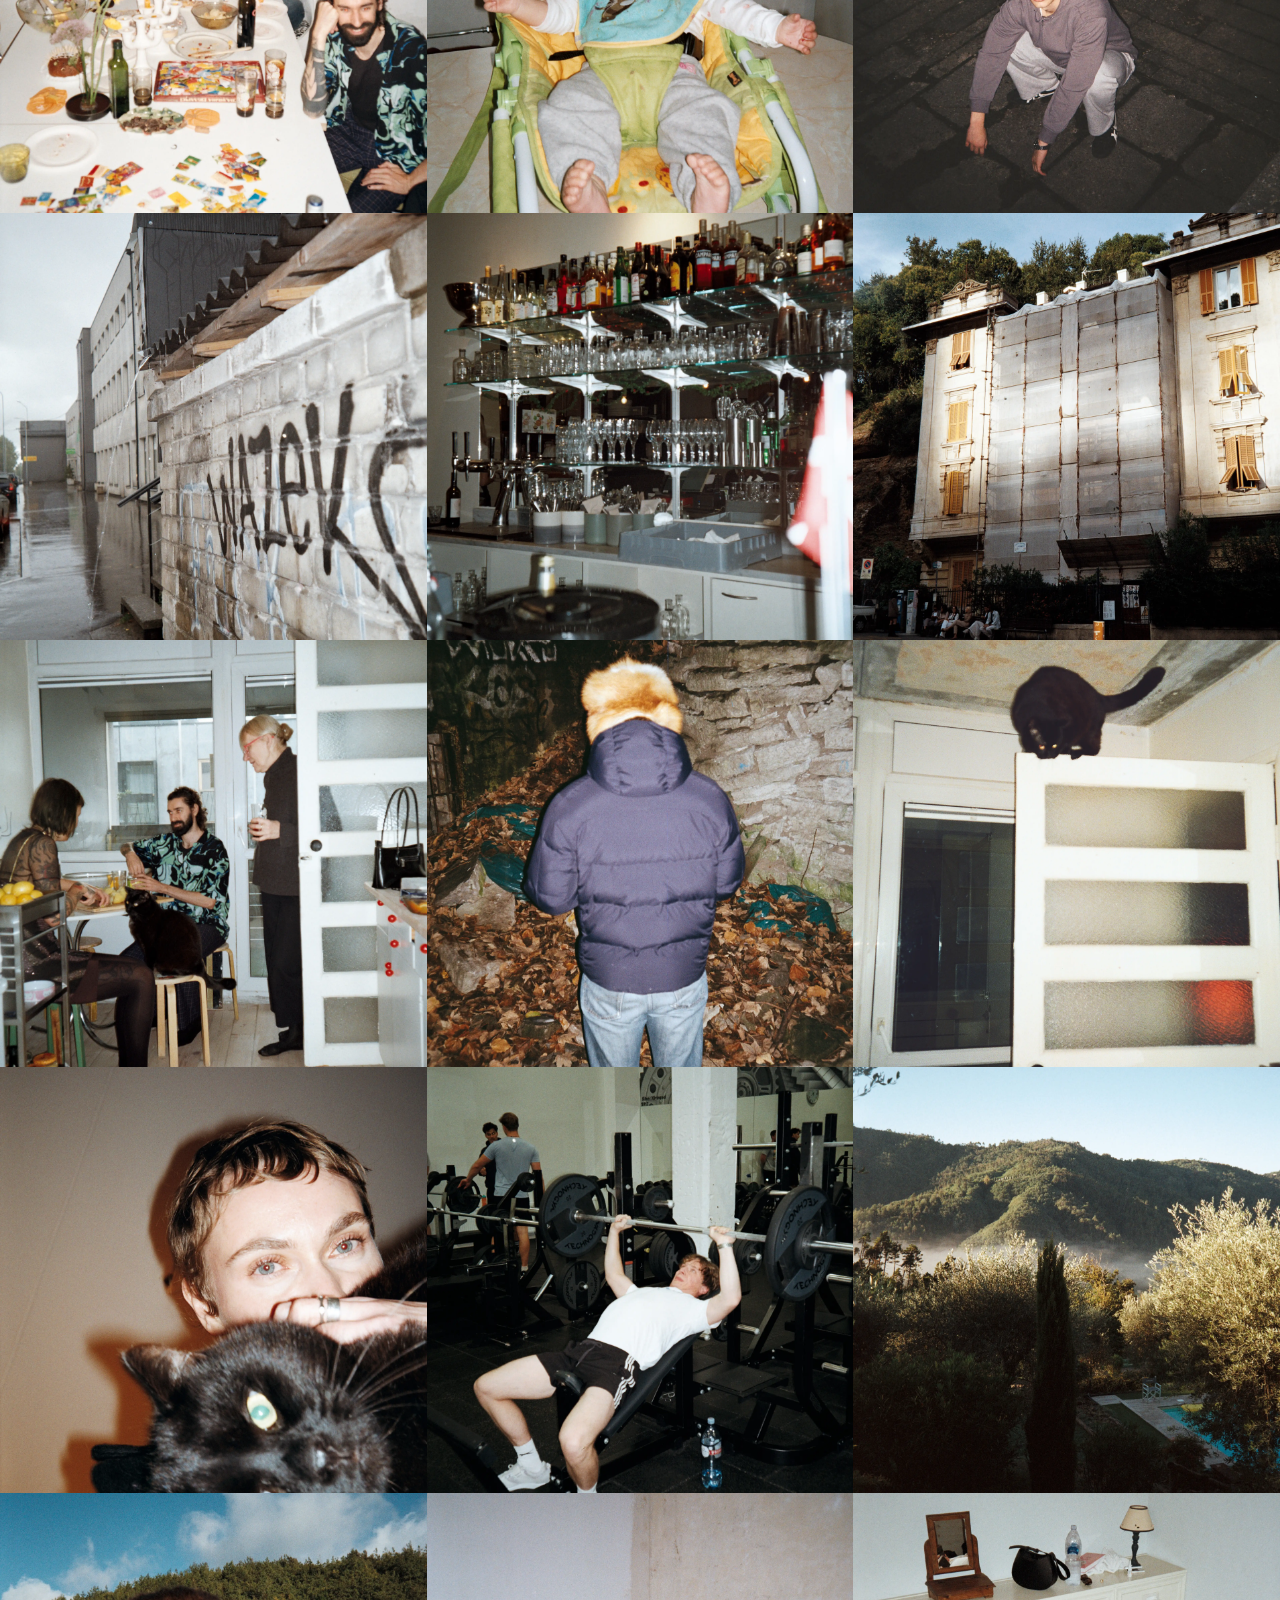
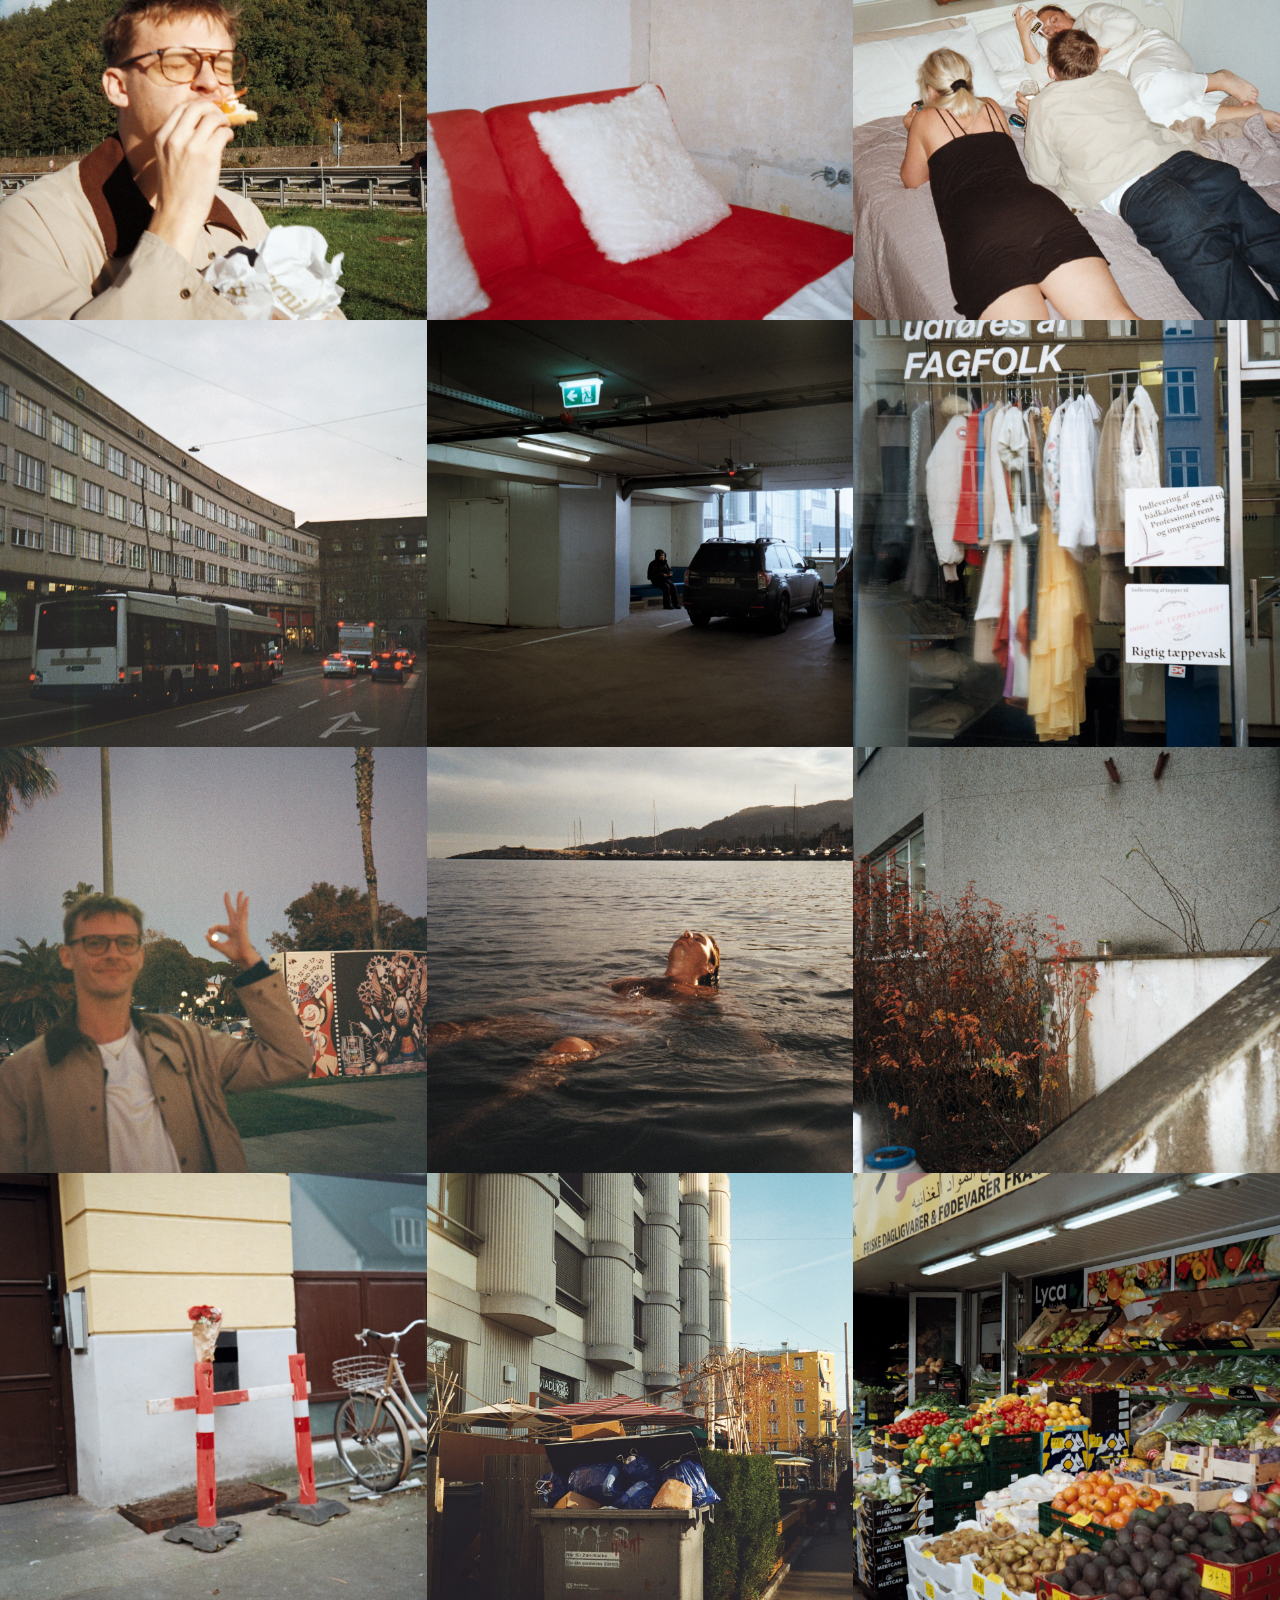
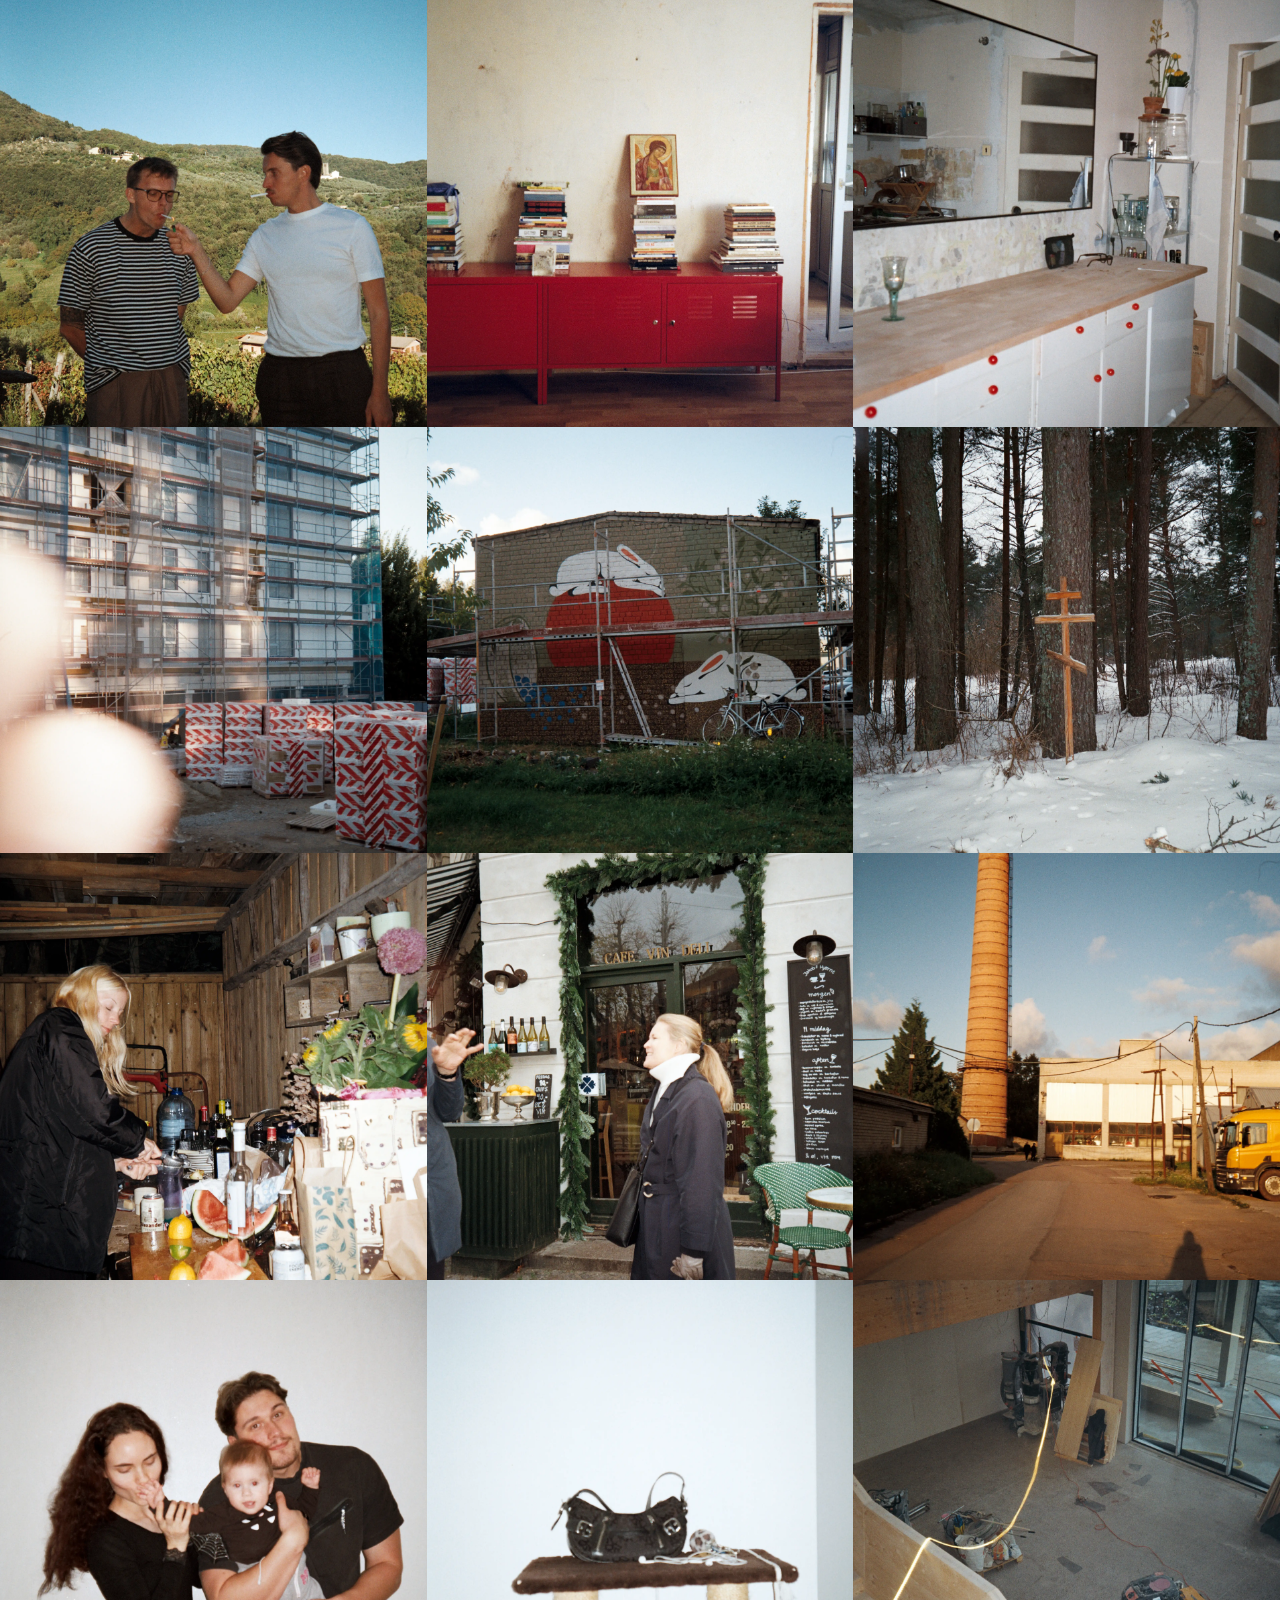
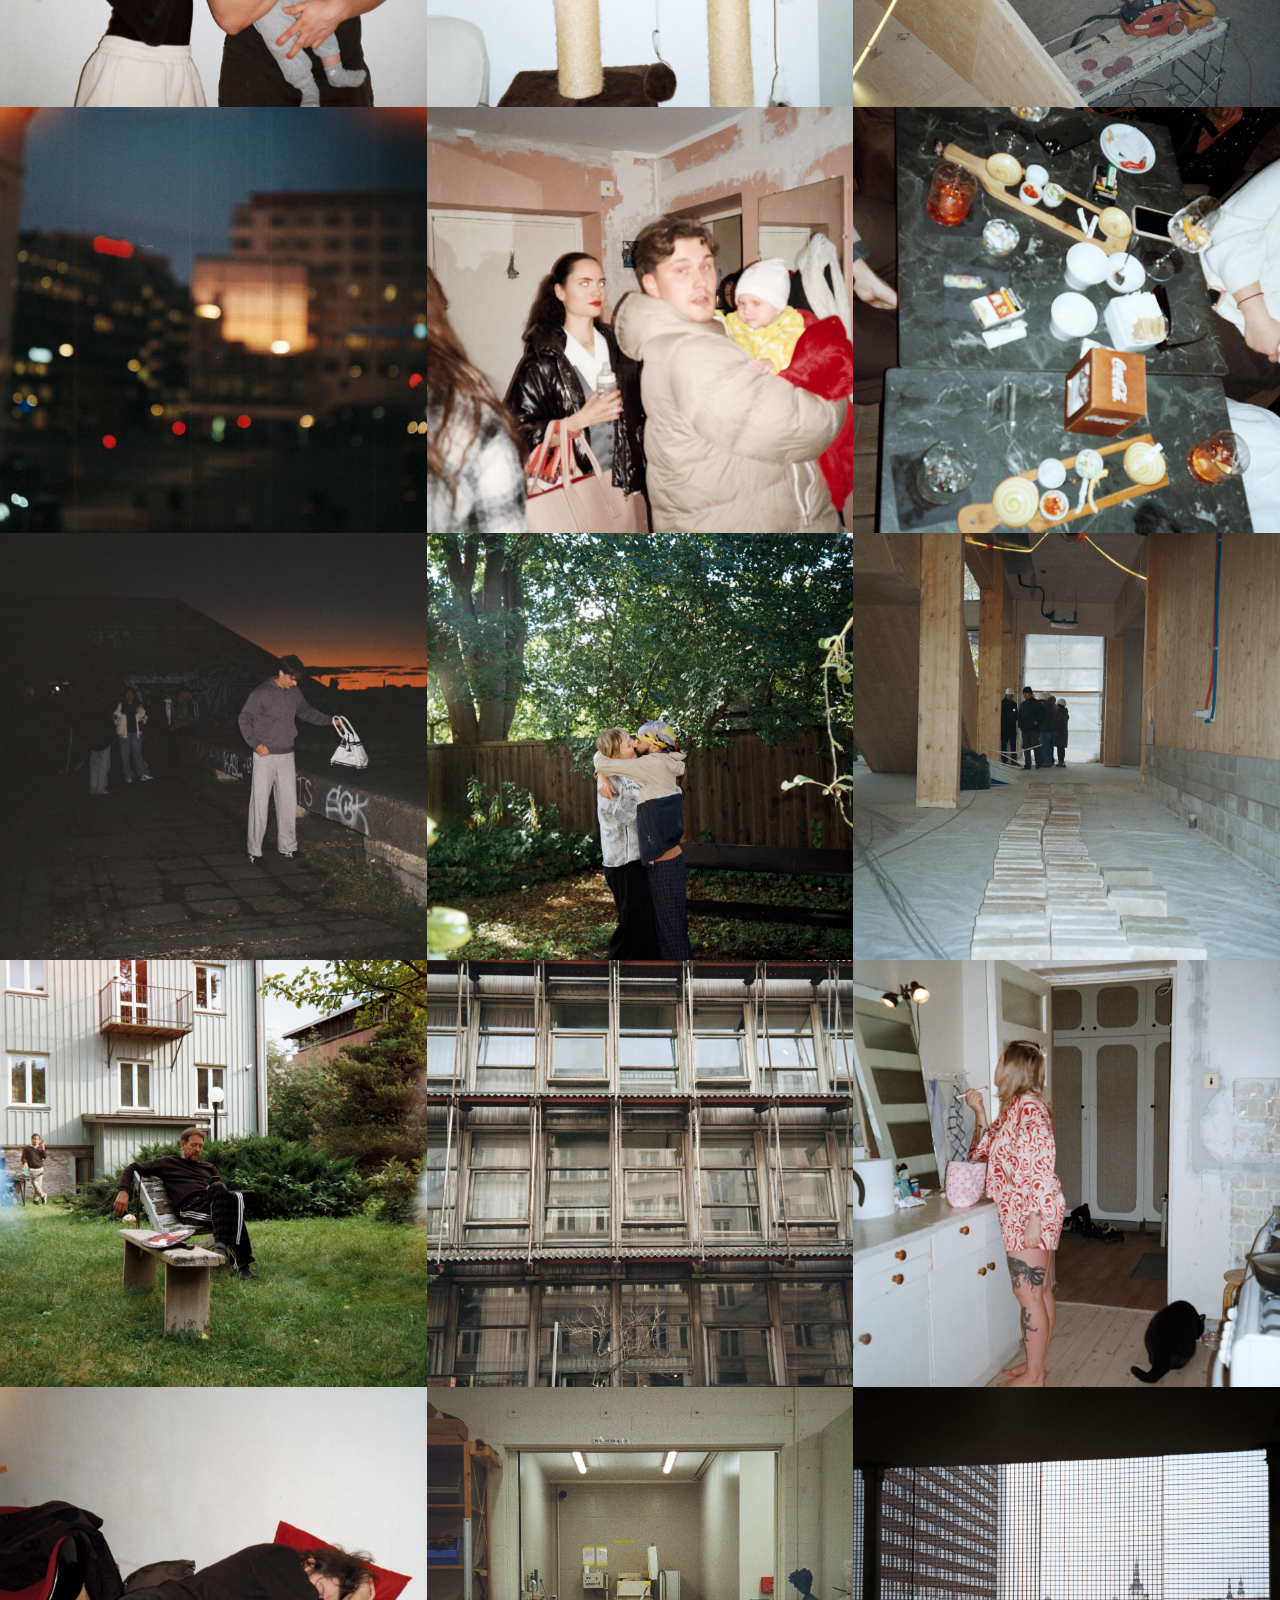
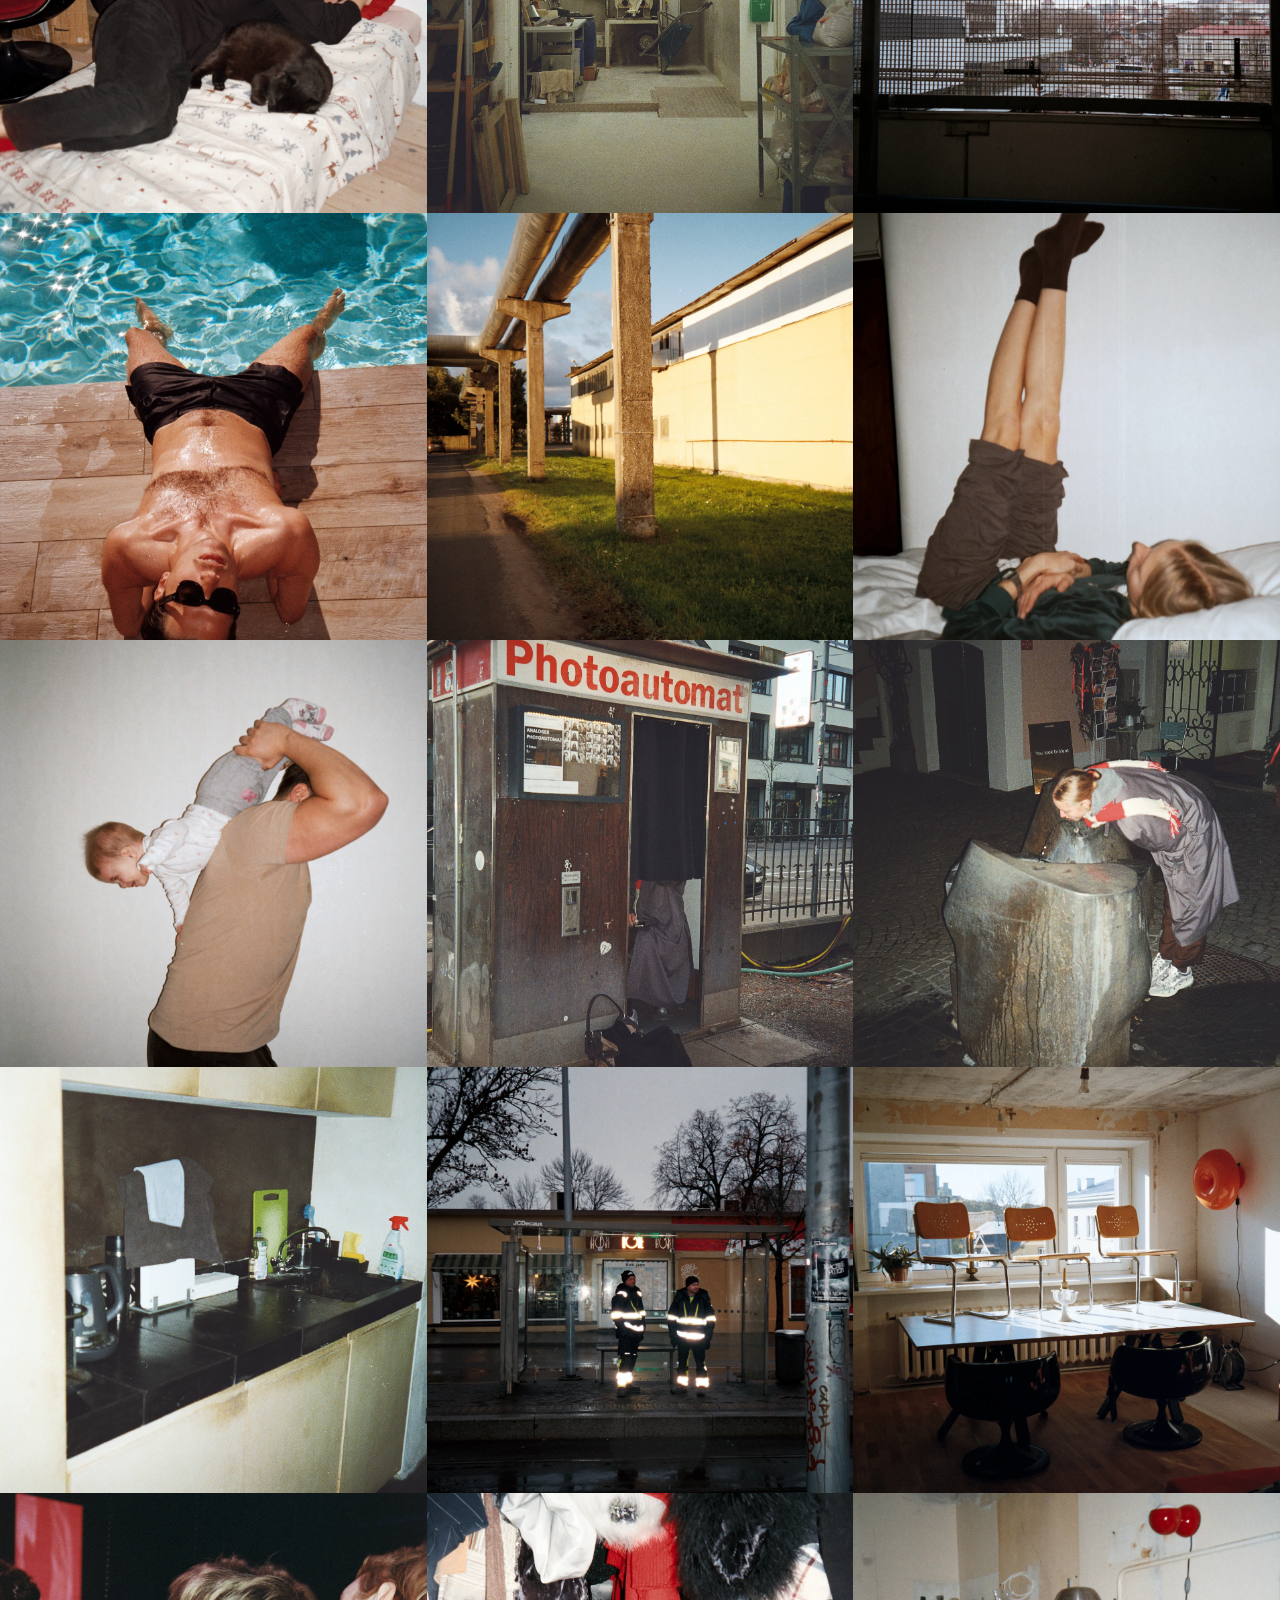
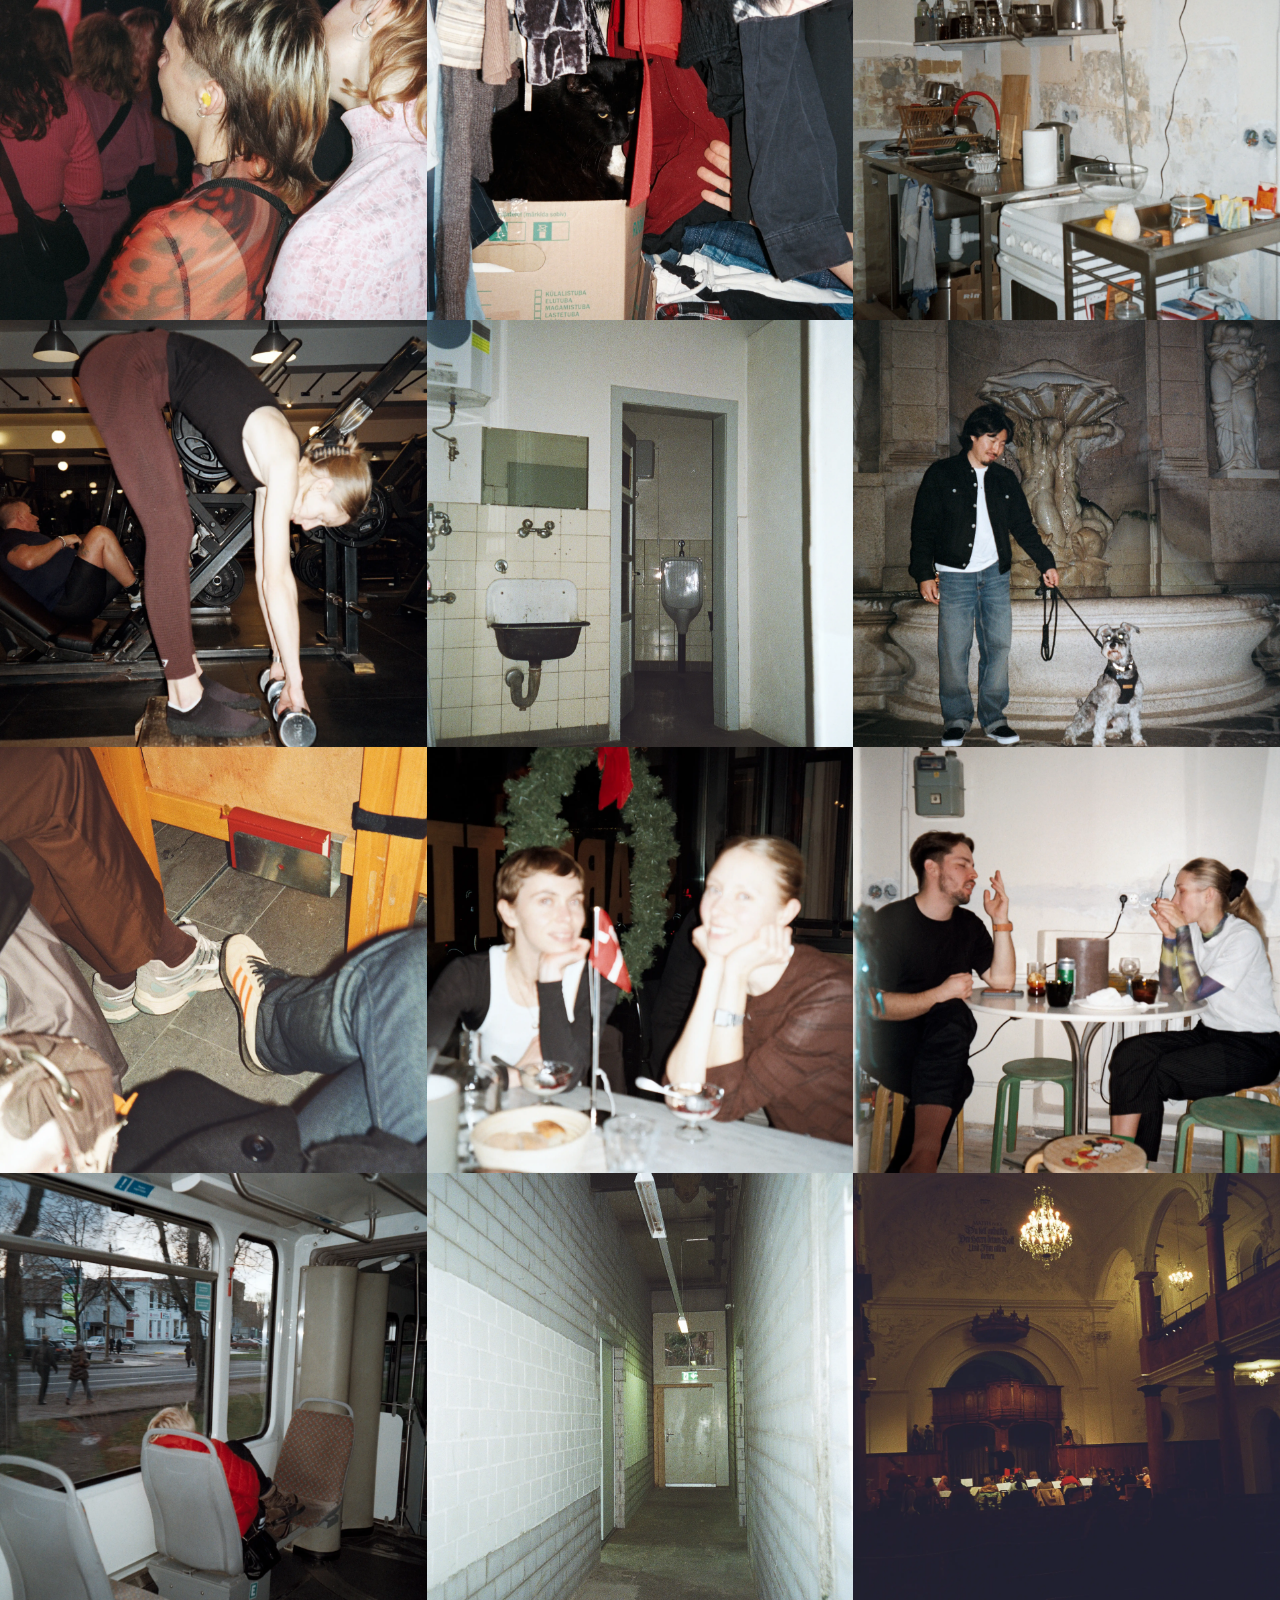
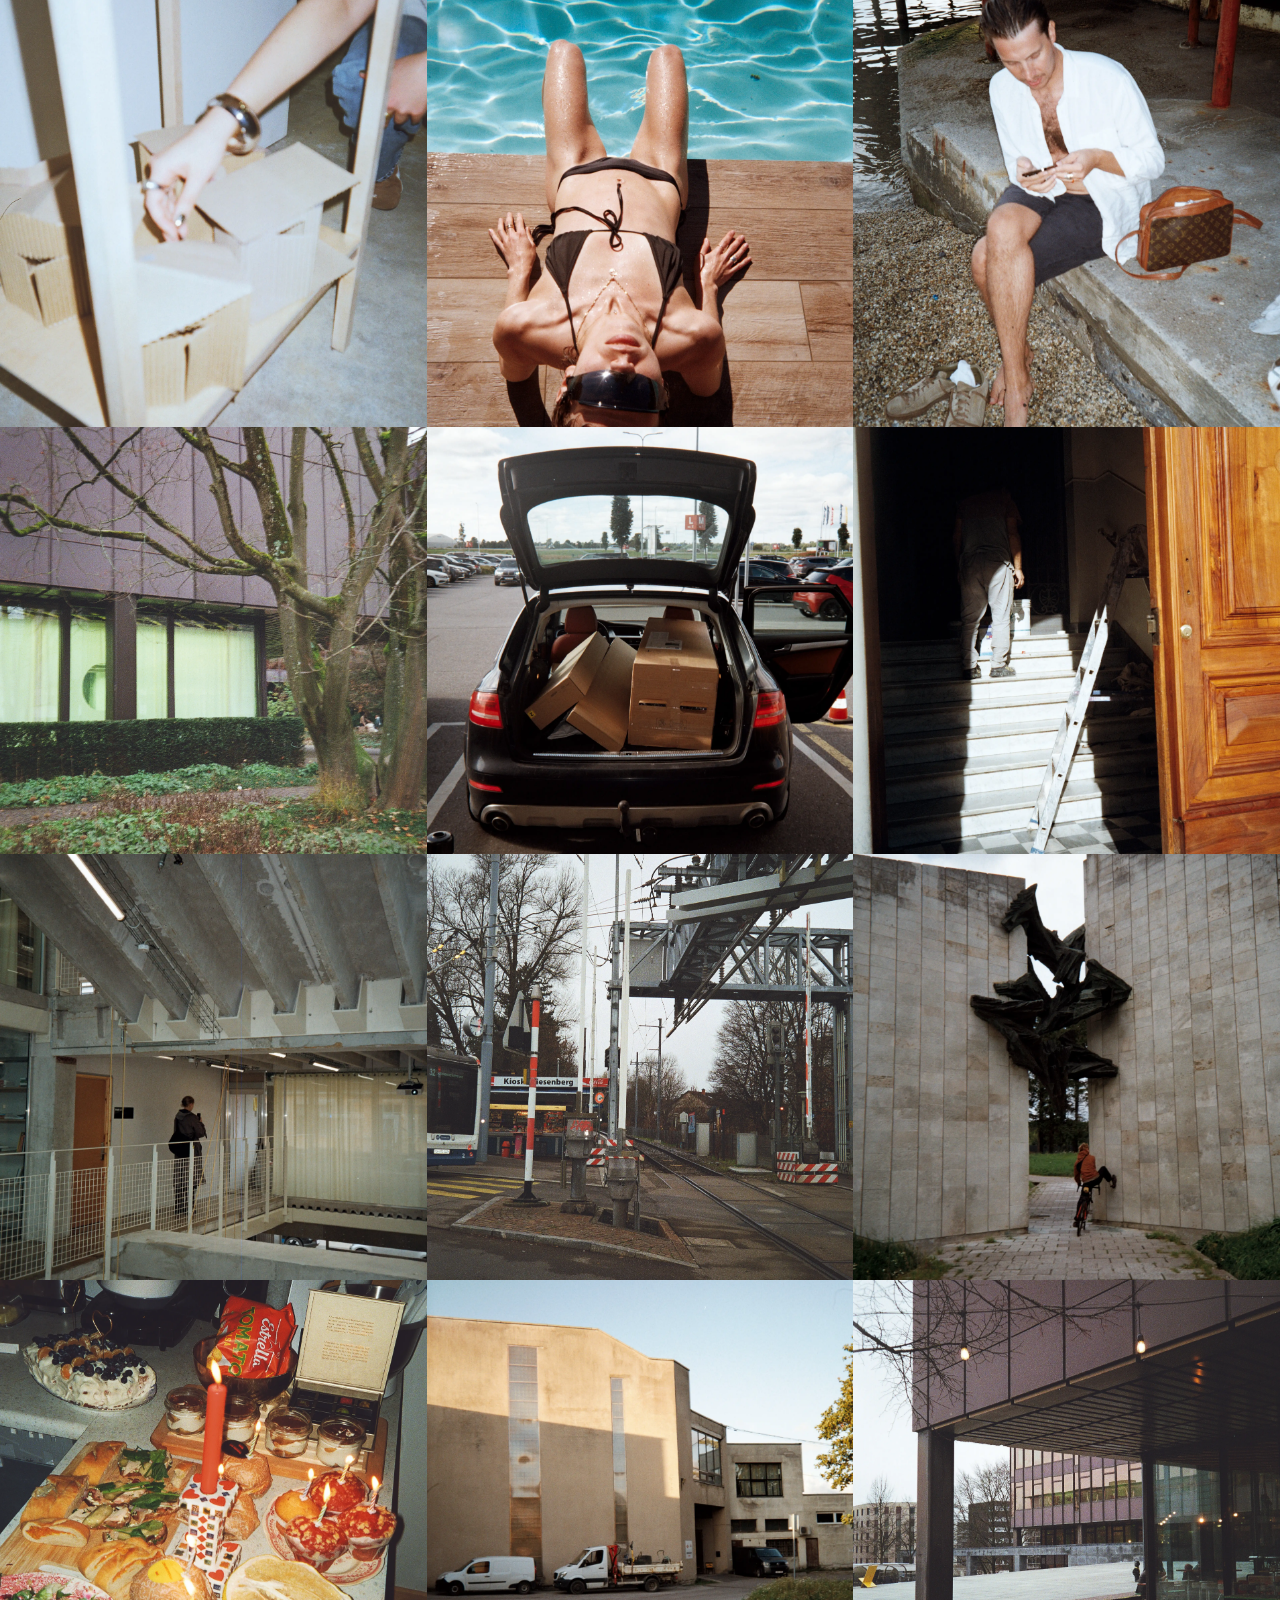
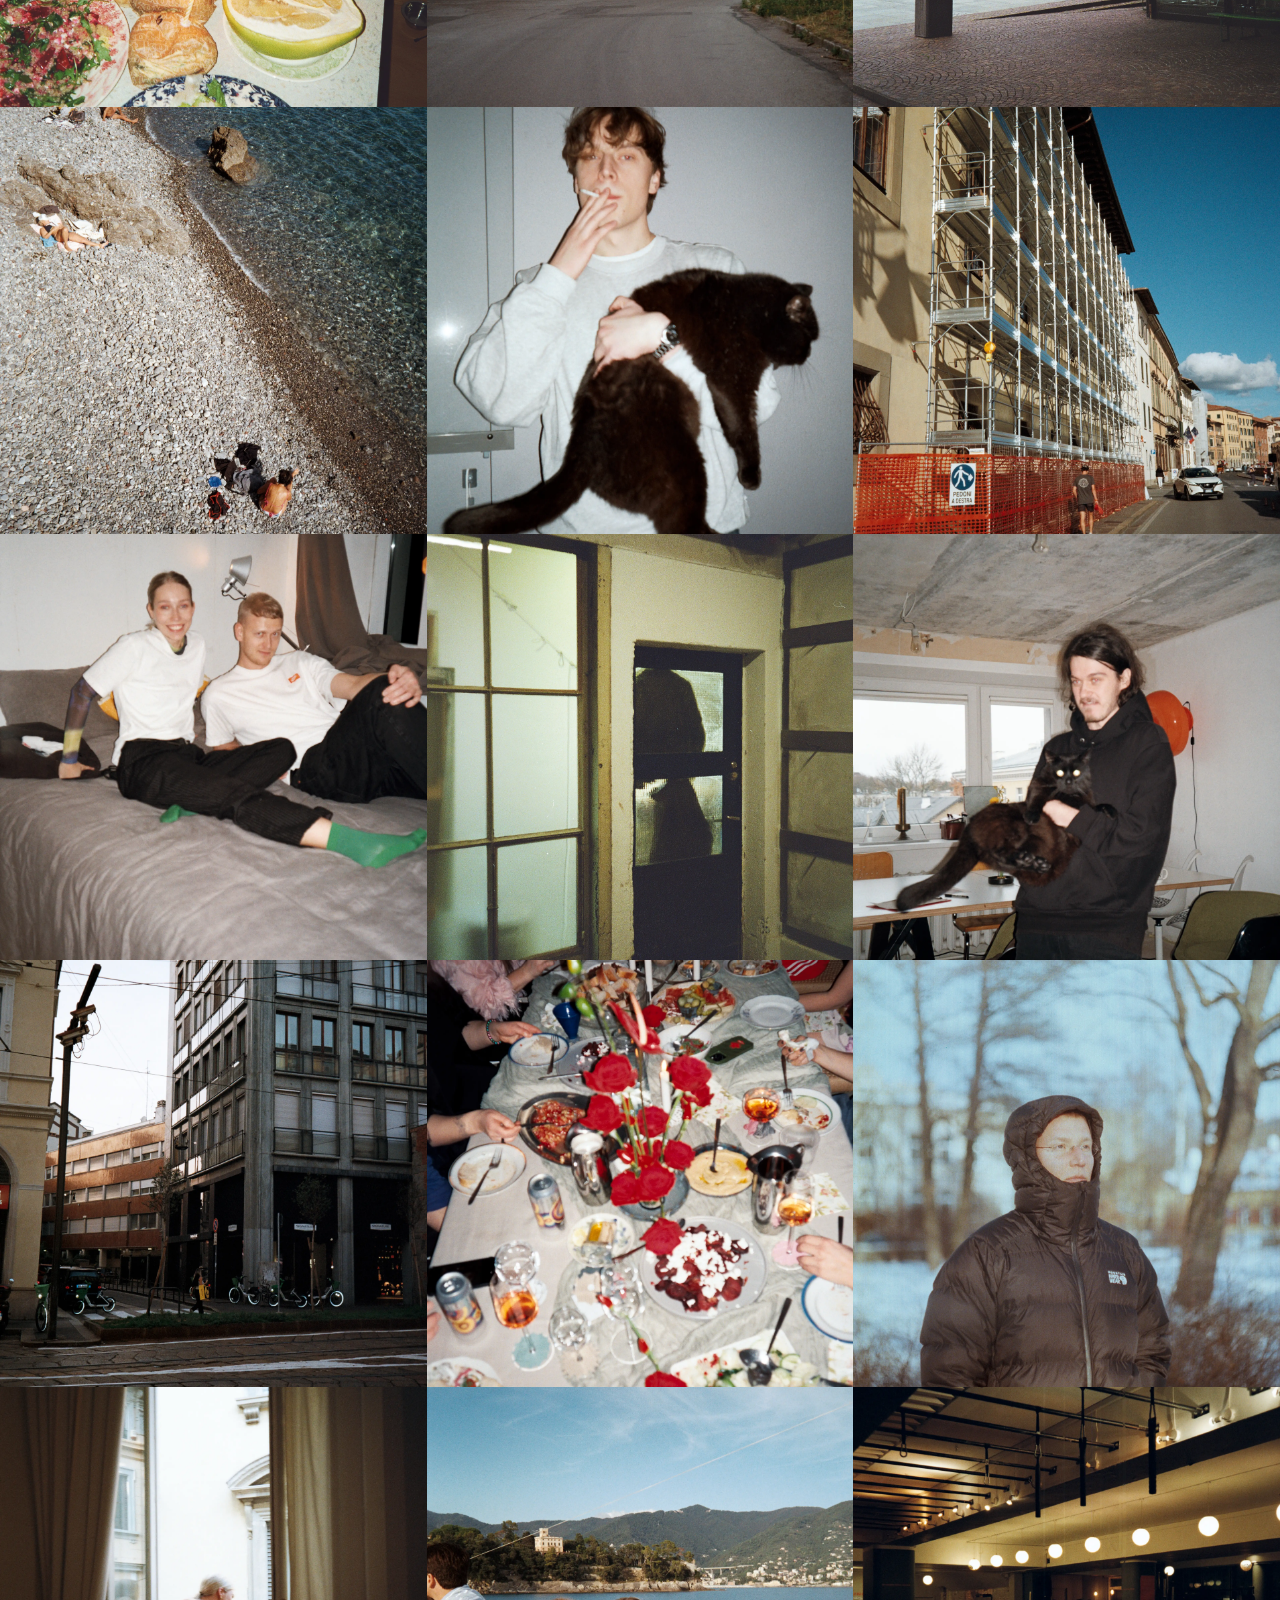
<file: index_backup2.html>
<!DOCTYPE html>
<html lang="en">
<head>
  <meta charset="UTF-8" />
  <meta name="viewport" content="width=device-width, initial-scale=1.0" />
  <title>mariann drell</title>
  <link rel="stylesheet" href="style.css" />
  <link rel="icon" href="data:image/svg+xml,%3Csvg xmlns='http://www.w3.org/2000/svg' viewBox='0 0 100 100'%3E%3Ctext x='50' y='50' font-size='60' font-family='sans-serif' text-anchor='middle' dominant-baseline='central'%3Emd%3C/text%3E%3C/svg%3E" />
</head>

<body>
  <header class="header">
    <h1 class="title">mariann drell</h1>
    <div class="header-right">
      <nav class="nav header-nav">
        <a href="#" class="email-toggle" data-email="marianndrell@gmail.com">email</a>
        <a href="https://instagram.com/akudrell" target="_blank" rel="noreferrer">ig</a>
      </nav>
      <div class="tag-filters header-tags">
        <button class="tag-button" data-tag="spaces">spaces</button>
        <button class="tag-button" data-tag="subjects">subjects</button>
        <button class="tag-button" data-tag="objects">objects</button>
      </div>
    </div>
  </header>

  <main class="main">
      <section class="gallery">
        <div class="tile" data-tags="subjects">
          <img src="images/md_0001.webp" alt="" loading="lazy" />
          <div class="meta">
            henrihenri, 2026
          </div>
        </div>
      
        <div class="tile" data-tags="objects">
          <img src="images/md_0002.webp" alt="" loading="lazy" />
          <div class="meta">
            surnuaed, 2026
          </div>
        </div>
      
        <div class="tile" data-tags="spaces">
          <img src="images/md_0003.webp" alt="" loading="lazy" />
          <div class="meta">
            kotzebue, 2026
          </div>
        </div>
      
        <div class="tile" data-tags="objects">
          <img src="images/md_0004.webp" alt="" loading="lazy" />
          <div class="meta">
            riided, 2025
          </div>
        </div>
      
        <div class="tile" data-tags="spaces">
          <img src="images/md_0005.webp" alt="" loading="lazy" />
          <div class="meta">
            kopenhaagen, 2025
          </div>
        </div>
      
        <div class="tile" data-tags="subjects">
          <img src="images/md_0006.webp" alt="" loading="lazy" />
          <div class="meta">
            toolid, 2025
          </div>
        </div>
      
        <div class="tile" data-tags="objects">
          <img src="images/md_0007.webp" alt="" loading="lazy" />
          <div class="meta">
            uks, 2025
          </div>
        </div>
      
        <div class="tile" data-tags="subjects">
          <img src="images/md_0008.webp" alt="" loading="lazy" />
          <div class="meta">
            veera, 2025
          </div>
        </div>

        <div class="tile" data-tags="">
          <img src="images/md_0009.webp" alt="" loading="lazy" />
          <div class="meta">untitled, 20xx</div>
        </div>

        <div class="tile" data-tags="">
          <img src="images/md_0010.webp" alt="" loading="lazy" />
          <div class="meta">untitled, 20xx</div>
        </div>

        <div class="tile" data-tags="">
          <img src="images/md_0011.webp" alt="" loading="lazy" />
          <div class="meta">untitled, 20xx</div>
        </div>

        <div class="tile" data-tags="">
          <img src="images/md_0012.webp" alt="" loading="lazy" />
          <div class="meta">untitled, 20xx</div>
        </div>

        <div class="tile" data-tags="">
          <img src="images/md_0013.webp" alt="" loading="lazy" />
          <div class="meta">untitled, 20xx</div>
        </div>

        <div class="tile" data-tags="">
          <img src="images/md_0014.webp" alt="" loading="lazy" />
          <div class="meta">untitled, 20xx</div>
        </div>

        <div class="tile" data-tags="">
          <img src="images/md_0015.webp" alt="" loading="lazy" />
          <div class="meta">untitled, 20xx</div>
        </div>

        <div class="tile" data-tags="">
          <img src="images/md_0016.webp" alt="" loading="lazy" />
          <div class="meta">untitled, 20xx</div>
        </div>

        <div class="tile" data-tags="">
          <img src="images/md_0017.webp" alt="" loading="lazy" />
          <div class="meta">untitled, 20xx</div>
        </div>

        <div class="tile" data-tags="">
          <img src="images/md_0018.webp" alt="" loading="lazy" />
          <div class="meta">untitled, 20xx</div>
        </div>

        <div class="tile" data-tags="">
          <img src="images/md_0019.webp" alt="" loading="lazy" />
          <div class="meta">untitled, 20xx</div>
        </div>

        <div class="tile" data-tags="">
          <img src="images/md_0020.webp" alt="" loading="lazy" />
          <div class="meta">untitled, 20xx</div>
        </div>

        <div class="tile" data-tags="">
          <img src="images/md_0021.webp" alt="" loading="lazy" />
          <div class="meta">untitled, 20xx</div>
        </div>

        <div class="tile" data-tags="">
          <img src="images/md_0022.webp" alt="" loading="lazy" />
          <div class="meta">untitled, 20xx</div>
        </div>

        <div class="tile" data-tags="">
          <img src="images/md_0023.webp" alt="" loading="lazy" />
          <div class="meta">untitled, 20xx</div>
        </div>

        <div class="tile" data-tags="">
          <img src="images/md_0024.webp" alt="" loading="lazy" />
          <div class="meta">untitled, 20xx</div>
        </div>

        <div class="tile" data-tags="">
          <img src="images/md_0025.webp" alt="" loading="lazy" />
          <div class="meta">untitled, 20xx</div>
        </div>

        <div class="tile" data-tags="">
          <img src="images/md_0026.webp" alt="" loading="lazy" />
          <div class="meta">untitled, 20xx</div>
        </div>

        <div class="tile" data-tags="">
          <img src="images/md_0027.webp" alt="" loading="lazy" />
          <div class="meta">untitled, 20xx</div>
        </div>

        <div class="tile" data-tags="">
          <img src="images/md_0028.webp" alt="" loading="lazy" />
          <div class="meta">untitled, 20xx</div>
        </div>

        <div class="tile" data-tags="">
          <img src="images/md_0029.webp" alt="" loading="lazy" />
          <div class="meta">untitled, 20xx</div>
        </div>

        <div class="tile" data-tags="">
          <img src="images/md_0030.webp" alt="" loading="lazy" />
          <div class="meta">untitled, 20xx</div>
        </div>

        <div class="tile" data-tags="">
          <img src="images/md_0031.webp" alt="" loading="lazy" />
          <div class="meta">untitled, 20xx</div>
        </div>

        <div class="tile" data-tags="">
          <img src="images/md_0032.webp" alt="" loading="lazy" />
          <div class="meta">untitled, 20xx</div>
        </div>

        <div class="tile" data-tags="">
          <img src="images/md_0033.webp" alt="" loading="lazy" />
          <div class="meta">untitled, 20xx</div>
        </div>

        <div class="tile" data-tags="">
          <img src="images/md_0034.webp" alt="" loading="lazy" />
          <div class="meta">untitled, 20xx</div>
        </div>

        <div class="tile" data-tags="">
          <img src="images/md_0035.webp" alt="" loading="lazy" />
          <div class="meta">untitled, 20xx</div>
        </div>

        <div class="tile" data-tags="">
          <img src="images/md_0036.webp" alt="" loading="lazy" />
          <div class="meta">untitled, 20xx</div>
        </div>

        <div class="tile" data-tags="">
          <img src="images/md_0037.webp" alt="" loading="lazy" />
          <div class="meta">untitled, 20xx</div>
        </div>

        <div class="tile" data-tags="">
          <img src="images/md_0038.webp" alt="" loading="lazy" />
          <div class="meta">untitled, 20xx</div>
        </div>

        <div class="tile" data-tags="">
          <img src="images/md_0039.webp" alt="" loading="lazy" />
          <div class="meta">untitled, 20xx</div>
        </div>

        <div class="tile" data-tags="">
          <img src="images/md_0040.webp" alt="" loading="lazy" />
          <div class="meta">untitled, 20xx</div>
        </div>

        <div class="tile" data-tags="">
          <img src="images/md_0041.webp" alt="" loading="lazy" />
          <div class="meta">untitled, 20xx</div>
        </div>

        <div class="tile" data-tags="">
          <img src="images/md_0042.webp" alt="" loading="lazy" />
          <div class="meta">untitled, 20xx</div>
        </div>

        <div class="tile" data-tags="">
          <img src="images/md_0043.webp" alt="" loading="lazy" />
          <div class="meta">untitled, 20xx</div>
        </div>

        <div class="tile" data-tags="">
          <img src="images/md_0044.webp" alt="" loading="lazy" />
          <div class="meta">untitled, 20xx</div>
        </div>

        <div class="tile" data-tags="">
          <img src="images/md_0045.webp" alt="" loading="lazy" />
          <div class="meta">untitled, 20xx</div>
        </div>

        <div class="tile" data-tags="">
          <img src="images/md_0046.webp" alt="" loading="lazy" />
          <div class="meta">untitled, 20xx</div>
        </div>

        <div class="tile" data-tags="">
          <img src="images/md_0047.webp" alt="" loading="lazy" />
          <div class="meta">untitled, 20xx</div>
        </div>

        <div class="tile" data-tags="">
          <img src="images/md_0048.webp" alt="" loading="lazy" />
          <div class="meta">untitled, 20xx</div>
        </div>

        <div class="tile" data-tags="">
          <img src="images/md_0049.webp" alt="" loading="lazy" />
          <div class="meta">untitled, 20xx</div>
        </div>

        <div class="tile" data-tags="">
          <img src="images/md_0050.webp" alt="" loading="lazy" />
          <div class="meta">untitled, 20xx</div>
        </div>

        <div class="tile" data-tags="">
          <img src="images/md_0051.webp" alt="" loading="lazy" />
          <div class="meta">untitled, 20xx</div>
        </div>

        <div class="tile" data-tags="">
          <img src="images/md_0052.webp" alt="" loading="lazy" />
          <div class="meta">untitled, 20xx</div>
        </div>

        <div class="tile" data-tags="">
          <img src="images/md_0053.webp" alt="" loading="lazy" />
          <div class="meta">untitled, 20xx</div>
        </div>

        <div class="tile" data-tags="">
          <img src="images/md_0054.webp" alt="" loading="lazy" />
          <div class="meta">untitled, 20xx</div>
        </div>

        <div class="tile" data-tags="">
          <img src="images/md_0055.webp" alt="" loading="lazy" />
          <div class="meta">untitled, 20xx</div>
        </div>

        <div class="tile" data-tags="">
          <img src="images/md_0056.webp" alt="" loading="lazy" />
          <div class="meta">untitled, 20xx</div>
        </div>

        <div class="tile" data-tags="">
          <img src="images/md_0057.webp" alt="" loading="lazy" />
          <div class="meta">untitled, 20xx</div>
        </div>

        <div class="tile" data-tags="">
          <img src="images/md_0058.webp" alt="" loading="lazy" />
          <div class="meta">untitled, 20xx</div>
        </div>

        <div class="tile" data-tags="">
          <img src="images/md_0059.webp" alt="" loading="lazy" />
          <div class="meta">untitled, 20xx</div>
        </div>

        <div class="tile" data-tags="">
          <img src="images/md_0060.webp" alt="" loading="lazy" />
          <div class="meta">untitled, 20xx</div>
        </div>

        <div class="tile" data-tags="">
          <img src="images/md_0061.webp" alt="" loading="lazy" />
          <div class="meta">untitled, 20xx</div>
        </div>

        <div class="tile" data-tags="">
          <img src="images/md_0062.webp" alt="" loading="lazy" />
          <div class="meta">untitled, 20xx</div>
        </div>

        <div class="tile" data-tags="">
          <img src="images/md_0063.webp" alt="" loading="lazy" />
          <div class="meta">untitled, 20xx</div>
        </div>

        <div class="tile" data-tags="">
          <img src="images/md_0064.webp" alt="" loading="lazy" />
          <div class="meta">untitled, 20xx</div>
        </div>

        <div class="tile" data-tags="">
          <img src="images/md_0065.webp" alt="" loading="lazy" />
          <div class="meta">untitled, 20xx</div>
        </div>

        <div class="tile" data-tags="">
          <img src="images/md_0066.webp" alt="" loading="lazy" />
          <div class="meta">untitled, 20xx</div>
        </div>

        <div class="tile" data-tags="">
          <img src="images/md_0067.webp" alt="" loading="lazy" />
          <div class="meta">untitled, 20xx</div>
        </div>

        <div class="tile" data-tags="">
          <img src="images/md_0068.webp" alt="" loading="lazy" />
          <div class="meta">untitled, 20xx</div>
        </div>

        <div class="tile" data-tags="">
          <img src="images/md_0069.webp" alt="" loading="lazy" />
          <div class="meta">untitled, 20xx</div>
        </div>

        <div class="tile" data-tags="">
          <img src="images/md_0070.webp" alt="" loading="lazy" />
          <div class="meta">untitled, 20xx</div>
        </div>

        <div class="tile" data-tags="">
          <img src="images/md_0071.webp" alt="" loading="lazy" />
          <div class="meta">untitled, 20xx</div>
        </div>

        <div class="tile" data-tags="">
          <img src="images/md_0072.webp" alt="" loading="lazy" />
          <div class="meta">untitled, 20xx</div>
        </div>

        <div class="tile" data-tags="">
          <img src="images/md_0073.webp" alt="" loading="lazy" />
          <div class="meta">untitled, 20xx</div>
        </div>

        <div class="tile" data-tags="">
          <img src="images/md_0074.webp" alt="" loading="lazy" />
          <div class="meta">untitled, 20xx</div>
        </div>

        <div class="tile" data-tags="">
          <img src="images/md_0075.webp" alt="" loading="lazy" />
          <div class="meta">untitled, 20xx</div>
        </div>

        <div class="tile" data-tags="">
          <img src="images/md_0076.webp" alt="" loading="lazy" />
          <div class="meta">untitled, 20xx</div>
        </div>

        <div class="tile" data-tags="">
          <img src="images/md_0077.webp" alt="" loading="lazy" />
          <div class="meta">untitled, 20xx</div>
        </div>

        <div class="tile" data-tags="">
          <img src="images/md_0078.webp" alt="" loading="lazy" />
          <div class="meta">untitled, 20xx</div>
        </div>

        <div class="tile" data-tags="">
          <img src="images/md_0079.webp" alt="" loading="lazy" />
          <div class="meta">untitled, 20xx</div>
        </div>

        <div class="tile" data-tags="">
          <img src="images/md_0080.webp" alt="" loading="lazy" />
          <div class="meta">untitled, 20xx</div>
        </div>

        <div class="tile" data-tags="">
          <img src="images/md_0081.webp" alt="" loading="lazy" />
          <div class="meta">untitled, 20xx</div>
        </div>

        <div class="tile" data-tags="">
          <img src="images/md_0082.webp" alt="" loading="lazy" />
          <div class="meta">untitled, 20xx</div>
        </div>

        <div class="tile" data-tags="">
          <img src="images/md_0083.webp" alt="" loading="lazy" />
          <div class="meta">untitled, 20xx</div>
        </div>

        <div class="tile" data-tags="">
          <img src="images/md_0084.webp" alt="" loading="lazy" />
          <div class="meta">untitled, 20xx</div>
        </div>

        <div class="tile" data-tags="">
          <img src="images/md_0085.webp" alt="" loading="lazy" />
          <div class="meta">untitled, 20xx</div>
        </div>

        <div class="tile" data-tags="">
          <img src="images/md_0086.webp" alt="" loading="lazy" />
          <div class="meta">untitled, 20xx</div>
        </div>

        <div class="tile" data-tags="">
          <img src="images/md_0087.webp" alt="" loading="lazy" />
          <div class="meta">untitled, 20xx</div>
        </div>

        <div class="tile" data-tags="">
          <img src="images/md_0088.webp" alt="" loading="lazy" />
          <div class="meta">untitled, 20xx</div>
        </div>

        <div class="tile" data-tags="">
          <img src="images/md_0089.webp" alt="" loading="lazy" />
          <div class="meta">untitled, 20xx</div>
        </div>

        <div class="tile" data-tags="">
          <img src="images/md_0090.webp" alt="" loading="lazy" />
          <div class="meta">untitled, 20xx</div>
        </div>

        <div class="tile" data-tags="">
          <img src="images/md_0091.webp" alt="" loading="lazy" />
          <div class="meta">untitled, 20xx</div>
        </div>

        <div class="tile" data-tags="">
          <img src="images/md_0092.webp" alt="" loading="lazy" />
          <div class="meta">untitled, 20xx</div>
        </div>

        <div class="tile" data-tags="">
          <img src="images/md_0093.webp" alt="" loading="lazy" />
          <div class="meta">untitled, 20xx</div>
        </div>

        <div class="tile" data-tags="">
          <img src="images/md_0094.webp" alt="" loading="lazy" />
          <div class="meta">untitled, 20xx</div>
        </div>

        <div class="tile" data-tags="">
          <img src="images/md_0095.webp" alt="" loading="lazy" />
          <div class="meta">untitled, 20xx</div>
        </div>

        <div class="tile" data-tags="">
          <img src="images/md_0096.webp" alt="" loading="lazy" />
          <div class="meta">untitled, 20xx</div>
        </div>

        <div class="tile" data-tags="">
          <img src="images/md_0097.webp" alt="" loading="lazy" />
          <div class="meta">untitled, 20xx</div>
        </div>

        <div class="tile" data-tags="">
          <img src="images/md_0098.webp" alt="" loading="lazy" />
          <div class="meta">untitled, 20xx</div>
        </div>

        <div class="tile" data-tags="">
          <img src="images/md_0099.webp" alt="" loading="lazy" />
          <div class="meta">untitled, 20xx</div>
        </div>

        <div class="tile" data-tags="">
          <img src="images/md_0100.webp" alt="" loading="lazy" />
          <div class="meta">untitled, 20xx</div>
        </div>

        <div class="tile" data-tags="">
          <img src="images/md_0101.webp" alt="" loading="lazy" />
          <div class="meta">untitled, 20xx</div>
        </div>

        <div class="tile" data-tags="">
          <img src="images/md_0102.webp" alt="" loading="lazy" />
          <div class="meta">untitled, 20xx</div>
        </div>

        <div class="tile" data-tags="">
          <img src="images/md_0103.webp" alt="" loading="lazy" />
          <div class="meta">untitled, 20xx</div>
        </div>

        <div class="tile" data-tags="">
          <img src="images/md_0104.webp" alt="" loading="lazy" />
          <div class="meta">untitled, 20xx</div>
        </div>

        <div class="tile" data-tags="">
          <img src="images/md_0105.webp" alt="" loading="lazy" />
          <div class="meta">untitled, 20xx</div>
        </div>

        <div class="tile" data-tags="">
          <img src="images/md_0106.webp" alt="" loading="lazy" />
          <div class="meta">untitled, 20xx</div>
        </div>

        <div class="tile" data-tags="">
          <img src="images/md_0107.webp" alt="" loading="lazy" />
          <div class="meta">untitled, 20xx</div>
        </div>

        <div class="tile" data-tags="">
          <img src="images/md_0108.webp" alt="" loading="lazy" />
          <div class="meta">untitled, 20xx</div>
        </div>

        <div class="tile" data-tags="">
          <img src="images/md_0109.webp" alt="" loading="lazy" />
          <div class="meta">untitled, 20xx</div>
        </div>

        <div class="tile" data-tags="">
          <img src="images/md_0110.webp" alt="" loading="lazy" />
          <div class="meta">untitled, 20xx</div>
        </div>

        <div class="tile" data-tags="">
          <img src="images/md_0111.webp" alt="" loading="lazy" />
          <div class="meta">untitled, 20xx</div>
        </div>

        <div class="tile" data-tags="">
          <img src="images/md_0112.webp" alt="" loading="lazy" />
          <div class="meta">untitled, 20xx</div>
        </div>

        <div class="tile" data-tags="">
          <img src="images/md_0113.webp" alt="" loading="lazy" />
          <div class="meta">untitled, 20xx</div>
        </div>

        <div class="tile" data-tags="">
          <img src="images/md_0114.webp" alt="" loading="lazy" />
          <div class="meta">untitled, 20xx</div>
        </div>

        <div class="tile" data-tags="">
          <img src="images/md_0115.webp" alt="" loading="lazy" />
          <div class="meta">untitled, 20xx</div>
        </div>

        <div class="tile" data-tags="">
          <img src="images/md_0116.webp" alt="" loading="lazy" />
          <div class="meta">untitled, 20xx</div>
        </div>

      </section>
    </main>

  <footer class="footer">
    <p>© <span id="year"></span> Mariann Drell</p>
  </footer>

  

  <script>
    // Set current year
    document.getElementById("year").textContent = new Date().getFullYear();
  
    const header = document.querySelector(".header");
    const gallery = document.querySelector(".gallery");
    const tiles = Array.from(document.querySelectorAll(".tile"));
    const tagButtons = document.querySelectorAll(".tag-button");
    const title = document.querySelector(".title");

    // Toggle blurry pink header once user starts scrolling
    function checkScroll() {
      if (!header) return;
      if (window.scrollY > 10) {
        header.classList.add("is-scrolled");
      } else {
        header.classList.remove("is-scrolled");
      }
    }
    window.addEventListener("scroll", checkScroll, { passive: true });

    // Fit title to match gallery column width
    function fitTitle() {
      if (!title || !gallery) return;
      // Get the gallery's computed column width
      const cols = getComputedStyle(gallery).gridTemplateColumns.split(" ");
      const colWidth = parseFloat(cols[0]) || gallery.clientWidth;
      // Binary search for font size that fills that width
      let lo = 10, hi = 300;
      while (hi - lo > 0.5) {
        const mid = (lo + hi) / 2;
        title.style.fontSize = mid + "px";
        if (title.scrollWidth > colWidth) {
          hi = mid;
        } else {
          lo = mid;
        }
      }
      title.style.fontSize = lo + "px";
    }
    fitTitle();
    window.addEventListener("resize", fitTitle);
  
    // Hide gallery until layout is ready
    gallery.style.opacity = "0";
    gallery.style.transition = "opacity 300ms ease";

    // Preload all images, classify orientation, then shuffle & layout
    function classifyAndLayout() {
      const wide = [];
      const narrow = [];

      tiles.forEach(tile => {
        const img = tile.querySelector("img");
        if (img && img.naturalWidth > img.naturalHeight) {
          tile.classList.add("tile--wide");
          wide.push(tile);
        } else {
          narrow.push(tile);
        }
      });

      // Shuffle each group
      const shuffle = arr => arr
        .map(item => ({ item, sort: Math.random() }))
        .sort((a, b) => a.sort - b.sort)
        .map(({ item }) => item);

      const shuffledWide = shuffle(wide);
      const shuffledNarrow = shuffle(narrow);

      // Interleave: pairs of narrow, then a wide, repeat
      const ordered = [];
      let ni = 0, wi = 0;
      while (ni < shuffledNarrow.length || wi < shuffledWide.length) {
        // Add a pair of narrow if available
        if (ni < shuffledNarrow.length) ordered.push(shuffledNarrow[ni++]);
        if (ni < shuffledNarrow.length) ordered.push(shuffledNarrow[ni++]);
        // Add a wide if available
        if (wi < shuffledWide.length) ordered.push(shuffledWide[wi++]);
      }

      ordered.forEach(tile => gallery.appendChild(tile));
      gallery.style.opacity = "1";
    }

    // Wait for all images to load
    const images = tiles.map(t => t.querySelector("img")).filter(Boolean);
    let loaded = 0;
    const total = images.length;

    images.forEach(img => {
      // Force eager loading so we can measure
      img.loading = "eager";
      const check = () => { if (++loaded >= total) classifyAndLayout(); };
      if (img.complete) check();
      else {
        img.addEventListener("load", check);
        img.addEventListener("error", check);
      }
    });
  
    // Toggle white background on click
    tiles.forEach(tile => {
      tile.addEventListener("click", () => {
        tile.classList.toggle("is-white");
      });
    });
  
    // Store original label for each button
    tagButtons.forEach(btn => {
      btn.dataset.label = btn.textContent;
    });

    // Filtering helpers
    function applyFilter(tag, activeBtn) {
      let count = 0;
      tiles.forEach(tile => {
        const tags = (tile.dataset.tags || "").split(",").map(t => t.trim());
        const matches = tags.includes(tag);
        tile.style.display = matches ? "" : "none";
        if (matches) count++;
      });
      activeBtn.textContent = `${activeBtn.dataset.label} (${count})`;
    }
  
    function clearFilter() {
      tiles.forEach(tile => {
        tile.style.display = "";
      });
      tagButtons.forEach(btn => {
        btn.classList.remove("is-active");
        btn.textContent = btn.dataset.label;
      });
    }
  
    // Tag button clicks
    tagButtons.forEach(button => {
      button.addEventListener("click", () => {
        const tag = button.dataset.tag;
        const isAlreadyActive = button.classList.contains("is-active");
  
        clearFilter();
        if (!isAlreadyActive) {
          button.classList.add("is-active");
          applyFilter(tag, button);
        }
      });
    });
  
    // Clicking the title clears the filter
    if (title) {
      title.addEventListener("click", clearFilter);
    }

    // Email toggle: show address instead of opening mail client
    const emailLink = document.querySelector(".email-toggle");
    if (emailLink) {
      emailLink.addEventListener("click", (e) => {
        e.preventDefault();
        const address = emailLink.dataset.email;
        if (emailLink.textContent === address) {
          emailLink.textContent = "email";
        } else {
          emailLink.textContent = address;
        }
      });
    }
  </script>

</body>
</html>
</file>
<file: style.css>
:root {
  --pad: clamp(18px, 4vw, 56px);
  --max: 1100px;
  --cols: 3;
  --gallery-gap: 0px;
}

* { box-sizing: border-box; }

body {
  margin: 0;
  font-family: -apple-system, BlinkMacSystemFont, "Segoe UI", Roboto, Helvetica, Arial, sans-serif;
  background: #fff;
  color: #fff;
}

.header, .footer {
  padding-left: var(--pad);
  padding-right: var(--pad);
}

.header {
  position: fixed;
  top: 0;
  left: 0;
  right: 0;
  z-index: 10;
  padding-top: calc(var(--pad) * 0.8);
  padding-bottom: calc(var(--pad) * 1.2);
  pointer-events: none;
}

.header a,
.header button,
.header .title {
  pointer-events: auto;
}

.title {
  font-size: clamp(48px, 7vw, 90px);
  font-weight: 500;
  letter-spacing: -0.02em;
  margin: 0;
  cursor: pointer;
  color: #fff;
  text-shadow: 0 0 20px rgba(255, 105, 180, 0.9), 0 0 40px rgba(255, 105, 180, 0.6);
  transition: opacity 300ms ease;
}

.subtitle {
  margin: 10px 0 0;
  font-size: 16px;
  opacity: 0.8;
}

.tag-filters {
  display: flex;
  flex-direction: column;
  gap: 6px;
}

.header .header-tags {
  align-self: stretch;
  justify-content: center;
}

.tag-button {
  background: none;
  border: none;
  padding: 0;
  margin: 0;
  font: inherit;
  font-size: 14px;
  letter-spacing: 0.01em;
  text-align: left;
  cursor: pointer;
  color: #fff;
  text-shadow: 0 0 10px rgba(255, 105, 180, 0.9);
  white-space: nowrap;
}

.tag-button:hover {
  text-decoration: underline;
}

.tag-button.is-active {
  text-decoration: underline;
}

.nav {
  margin-top: 18px;
  display: flex;
  gap: 16px;
  font-size: 14px;
  transition: opacity 300ms ease;
}

.nav a {
  color: #fff;
  text-decoration: none;
  border-bottom: 1px solid rgba(255,255,255,0.4);
  padding-bottom: 2px;
  text-shadow: 0 0 10px rgba(255, 105, 180, 0.9);
}

.nav a:hover {
  border-bottom-color: rgba(255,255,255,0.9);
}

.main {
  margin: 0;
  padding: 0;
}

.gallery {
  display: grid;
  grid-template-columns: repeat(var(--cols), 1fr);
  gap: 0;
  line-height: 0;
  background: #fff;
}

.footer {
  max-width: var(--max);
  margin: 0 auto;
  padding-top: 28px;
  padding-bottom: 48px;
  font-size: 12px;
  opacity: 0.75;
}

.tile {
  position: relative;
  cursor: pointer;
  aspect-ratio: 1 / 1;
  overflow: hidden;
  contain: layout style paint;
}

.tile img {
  width: 100%;
  height: 100%;
  object-fit: cover;
  object-position: center;
  display: block;
  transition: opacity 300ms ease, filter 300ms ease;
}

.tile .meta {
  position: absolute;
  inset: 0;
  background: rgba(255, 182, 210, 0.55);
  backdrop-filter: blur(12px);
  -webkit-backdrop-filter: blur(12px);
  box-shadow: 0 0 30px 10px rgba(255, 182, 210, 0.7);
  opacity: 0;
  display: flex;
  align-items: center;
  justify-content: center;
  padding: 40px;
  text-align: center;
  font-size: 14px;
  line-height: 1.5;
  letter-spacing: 0.01em;
  transition: opacity 300ms ease;
  color: #fff;
  text-shadow: 0 0 10px rgba(255, 105, 180, 0.9);
}

/* in-grid meta toggle (SHIFT+click) */
.tile.is-white img {
  opacity: 0.5;
  filter: blur(4px);
}
.tile.is-white .meta {
  opacity: 1;
}

/* prevent background scroll when viewer is open */
body.no-scroll {
  overflow: hidden;
}

/* --- Lightbox / supersized viewer --- */
.lightbox {
  position: fixed;
  inset: 0;
  background: #fff;
  z-index: 999;
  display: none;
  overflow-y: auto;
  overflow-x: hidden;
  -webkit-overflow-scrolling: touch;
}

.lightbox.is-open {
  display: flex;
  flex-direction: column;
}

.lightbox-img {
  width: 100%;
  height: auto;
  display: block;
  flex-shrink: 0;
  margin: auto 0;
}

/* Toggle to fit full image in viewport */
.lightbox.fit-contain .lightbox-img {
  width: 100%;
  height: 100vh;
  object-fit: contain;
  flex-shrink: 1;
}

/* Meta overlay in viewer (SPACE toggles) */
.lightbox-meta {
  position: fixed;
  inset: 0;
  background: rgba(255, 182, 210, 0.55);
  backdrop-filter: blur(12px);
  -webkit-backdrop-filter: blur(12px);
  box-shadow: 0 0 30px 10px rgba(255, 182, 210, 0.7);
  opacity: 0;
  display: flex;
  align-items: center;
  justify-content: center;
  padding: 40px;
  text-align: center;
  font-size: 14px;
  line-height: 1.5;
  letter-spacing: 0.01em;
  transition: opacity 250ms ease;
  color: #fff;
  text-shadow: 0 0 10px rgba(255, 105, 180, 0.9);
  pointer-events: none;
}

.lightbox.show-meta .lightbox-meta {
  opacity: 1;
}

/* Close button */
.lightbox-close {
  position: fixed;
  top: calc(var(--pad) * 0.8);
  left: var(--pad);
  background: none;
  border: none;
  font-family: inherit;
  font-size: 28px;
  font-weight: 500;
  line-height: 1;
  cursor: pointer;
  padding: 8px 10px;
  color: #fff;
  opacity: 0.9;
  letter-spacing: 0.01em;
  text-shadow:
    0 0 8px rgba(255, 105, 180, 1),
    0 0 20px rgba(255, 105, 180, 0.8),
    0 1px 3px rgba(0, 0, 0, 0.4);
}

.lightbox-close:hover {
  opacity: 1;
}

.lightbox.is-open {
  cursor: default;
}

.lightbox-arrow {
  position: fixed;
  pointer-events: none;
  z-index: 1001;
  font-size: 24px;
  color: #fff;
  text-shadow:
    0 0 8px rgba(255, 105, 180, 1),
    0 0 20px rgba(255, 105, 180, 0.8),
    0 1px 3px rgba(0, 0, 0, 0.4);
  opacity: 0;
  transition: opacity 150ms ease;
  user-select: none;
  font-family: inherit;
  font-weight: 500;
}

.lightbox.is-open .lightbox-arrow {
  opacity: 0.9;
}

/* Small hint (optional, but nice) */
.lightbox-hint {
  position: fixed;
  left: 18px;
  bottom: 18px;
  font-size: 12px;
  opacity: 0.9;
  letter-spacing: 0.01em;
  user-select: none;
  color: #fff;
  text-shadow:
    0 0 8px rgba(255, 105, 180, 1),
    0 0 20px rgba(255, 105, 180, 0.8),
    0 1px 3px rgba(0, 0, 0, 0.4);
}

.gallery-hint {
  position: fixed;
  left: 18px;
  bottom: 18px;
  z-index: 5;
  font-family: inherit;
  font-size: 12px;
  opacity: 0.9;
  letter-spacing: 0.01em;
  user-select: none;
  color: #fff;
  text-shadow:
    0 0 8px rgba(255, 105, 180, 1),
    0 0 20px rgba(255, 105, 180, 0.8),
    0 1px 3px rgba(0, 0, 0, 0.4);
}

@media (pointer: coarse) {
  .lightbox-hint,
  .gallery-hint {
    display: none;
  }
}
</file>
